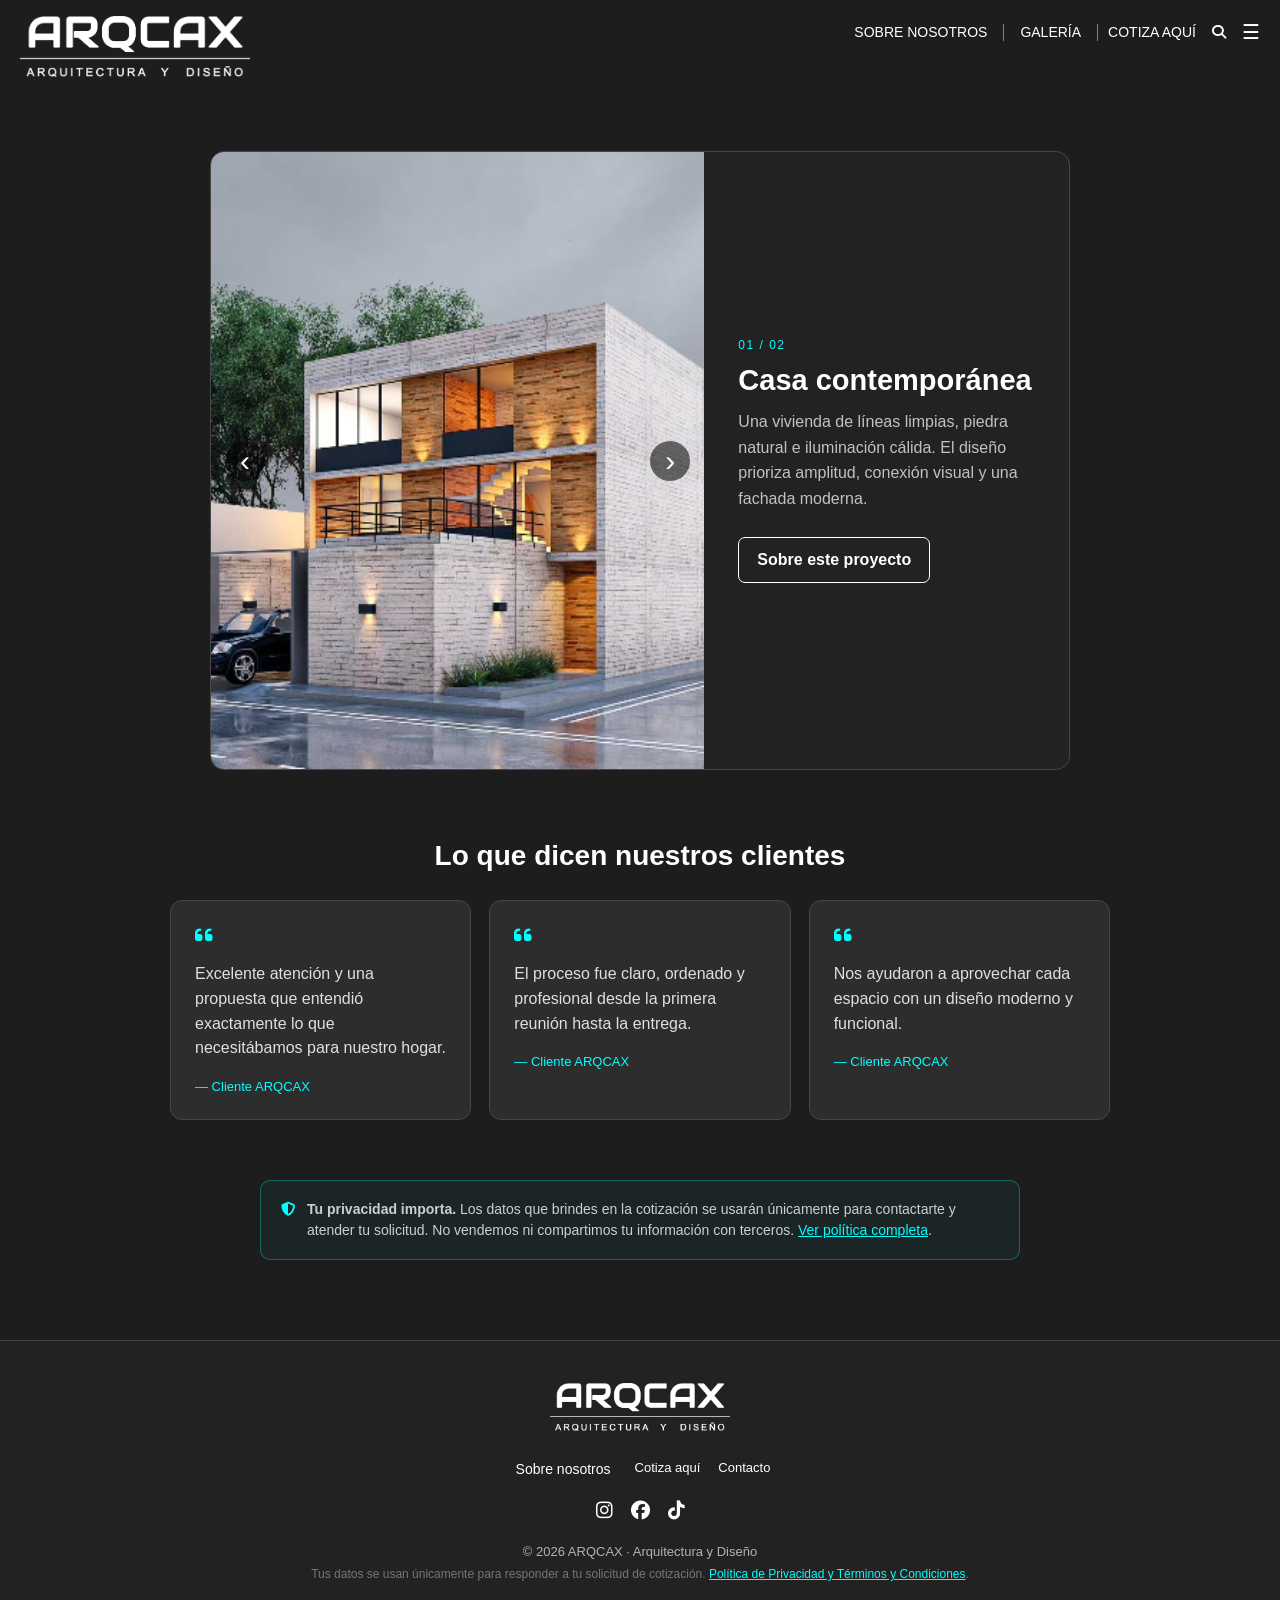
<file: index.html>
<!DOCTYPE html>
<html lang="es">
<head>
    <meta charset="UTF-8">
    <meta name="viewport" content="width=device-width, initial-scale=1.0">
    <meta name="referrer" content="strict-origin-when-cross-origin">
    <meta http-equiv="Content-Security-Policy" content="default-src 'self'; img-src 'self' data:; style-src 'self' 'unsafe-inline' https://cdnjs.cloudflare.com; font-src 'self' https://cdnjs.cloudflare.com; script-src 'self' 'unsafe-inline'; connect-src 'self'; object-src 'none'; base-uri 'self'; form-action 'self'; frame-ancestors 'none'; upgrade-insecure-requests">
    <title>ARQCAX</title>
    <link rel="stylesheet" href="arqcax.css">
    <link rel="stylesheet" href="https://cdnjs.cloudflare.com/ajax/libs/font-awesome/6.5.0/css/all.min.css">
    <link rel="icon" type="image/png" href="logo-arqcax.png">
    <style>
        /* Mini ventana de avisos, igual que en cotiza.html */
        .aviso-overlay {
            display: none;
            position: fixed;
            top: 0; left: 0; right: 0; bottom: 0;
            background: rgba(0,0,0,0.6);
            z-index: 9999;
            align-items: center;
            justify-content: center;
            padding: 20px;
            box-sizing: border-box;
        }

        .aviso-overlay.activo {
            display: flex;
        }

        .aviso-caja {
            background: rgb(35, 35, 35);
            border: 1px solid rgba(255,255,255,0.12);
            border-radius: 14px;
            padding: 28px 26px;
            max-width: 360px;
            width: 100%;
            text-align: center;
            font-family: Arial, sans-serif;
            animation: avisoEntrada 0.3s cubic-bezier(0.22, 1, 0.36, 1) both;
        }

        @keyframes avisoEntrada {
            from { opacity: 0; transform: translateY(-18px); }
            to { opacity: 1; transform: translateY(0); }
        }

        .aviso-icono {
            font-size: 34px;
            margin-bottom: 10px;
        }

        .aviso-mensaje {
            color: white;
            font-size: 15px;
            line-height: 1.5;
            margin-bottom: 20px;
        }

        .aviso-btn {
            background: aqua;
            color: #111;
            border: none;
            border-radius: 8px;
            font-weight: bold;
            font-size: 14px;
            padding: 10px 26px;
            cursor: pointer;
            letter-spacing: 0.5px;
            transition: transform 0.2s;
        }

        .aviso-btn:hover {
            transform: translateY(-2px);
        }

        /* Enlaces nuevos: política de privacidad (arqcax.css no se modificó porque no se compartió) */
        .privacidad a,
        .footer-privacidad a {
            color: aqua;
            text-decoration: underline;
        }
    </style>
</head>
<body>
    <div class="aviso-overlay" id="aviso-overlay">
        <div class="aviso-caja">
            <div class="aviso-icono" id="aviso-icono">⚠️</div>
            <div class="aviso-mensaje" id="aviso-mensaje"></div>
            <button class="aviso-btn" onclick="cerrarAviso()">Aceptar</button>
        </div>
    </div>

    <script>
        function mostrarAviso(mensaje, icono) {
            document.getElementById("aviso-mensaje").textContent = mensaje;
            document.getElementById("aviso-icono").textContent = icono || "⚠️";
            document.getElementById("aviso-overlay").classList.add("activo");
        }

        function cerrarAviso() {
            document.getElementById("aviso-overlay").classList.remove("activo");
        }

        function mostrarProximamente() {
            mostrarAviso("Estamos haciendo los planos de esta página.", "🛠️");
        }

        // Evita que la web se muestre embebida (clickjacking) en páginas de terceros.
        if (window.self !== window.top) {
            try { window.top.location = window.location.href; } catch (e) { document.documentElement.innerHTML = ""; }
        }
    </script>
    <a class="logo" href="index.html" aria-label="Inicio ARQCAX">
        <img src="LOGO.png" alt="ARQCAX Arquitectura y Diseño">
    </a>

    <main>
        <section id="galeria-proyectos" class="galeria-proyecto revelar" aria-label="Galería de proyectos">
            <div class="carrusel">
                <img id="imagen-proyecto" src="proyecto-casa-moderna.png" alt="Casa moderna diseñada por ARQCAX">
                <button class="flecha flecha-izquierda" type="button" onclick="cambiarProyecto(-1)" aria-label="Imagen anterior">‹</button>
                <button class="flecha flecha-derecha" type="button" onclick="cambiarProyecto(1)" aria-label="Imagen siguiente">›</button>
            </div>
            <div class="info-proyecto">
                <span id="numero-proyecto">01 / 02</span>
                <h1 id="titulo-proyecto">Casa contemporánea</h1>
                <p id="descripcion-proyecto">Una vivienda de líneas limpias, piedra natural e iluminación cálida. El diseño prioriza amplitud, conexión visual y una fachada moderna.</p>
                <a href="#sobre-este-proyecto" class="btn-proyecto">Sobre este proyecto</a>
            </div>
        </section>

        <section id="sobre-nosotros" class="seccion-testimonios revelar">
            <h1>Lo que dicen nuestros clientes</h1>
            <div class="testimonios">
                <article class="testimonio">
                    <i class="fas fa-quote-left"></i>
                    <p>Excelente atención y una propuesta que entendió exactamente lo que necesitábamos para nuestro hogar.</p>
                    <span>— Cliente ARQCAX</span>
                </article>
                <article class="testimonio">
                    <i class="fas fa-quote-left"></i>
                    <p>El proceso fue claro, ordenado y profesional desde la primera reunión hasta la entrega.</p>
                    <span>— Cliente ARQCAX</span>
                </article>
                <article class="testimonio">
                    <i class="fas fa-quote-left"></i>
                    <p>Nos ayudaron a aprovechar cada espacio con un diseño moderno y funcional.</p>
                    <span>— Cliente ARQCAX</span>
                </article>
            </div>
        </section>

        <section class="privacidad revelar">
            <i class="fas fa-shield-alt"></i>
            <p><strong>Tu privacidad importa.</strong> Los datos que brindes en la cotización se usarán únicamente para contactarte y atender tu solicitud. No vendemos ni compartimos tu información con terceros. <a href="privacidad.html">Ver política completa</a>.</p>
        </section>
    </main>

    <div class="contenedor">
        <button class="btn" type="button" onclick="mostrarProximamente()">SOBRE NOSOTROS</button>
        <span class="separador-nav" aria-hidden="true"></span>
        <button class="btn" type="button" onclick="mostrarProximamente()">GALERÍA</button>
        <span class="separador-nav" aria-hidden="true"></span>
        <a class="btn" href="cotiza.html">COTIZA AQUÍ</a>
        <button class="btn btn-buscar" type="button" onclick="toggleBuscador()" aria-label="Abrir buscador"><i class="fas fa-search"></i></button>
        <button class="btn btn-menu" type="button" onclick="toggleMenu()" aria-label="Abrir menú">☰</button>
    </div>

    <div id="buscador" class="buscador" role="dialog" aria-label="Buscar en la página">
        <form onsubmit="buscarEnPagina(event)">
            <input id="texto-busqueda" type="search" placeholder="Buscar en ARQCAX" autocomplete="off" maxlength="80">
            <button type="submit" aria-label="Buscar"><i class="fas fa-search"></i></button>
            <button type="button" onclick="toggleBuscador()" aria-label="Cerrar buscador">✕</button>
        </form>
    </div>

    <nav id="menu" class="menu-lateral" aria-label="Menú principal">
        <button class="btn btn-cerrar" type="button" onclick="toggleMenu()" aria-label="Cerrar menú">✕</button>
        <button class="btn" type="button" onclick="mostrarProximamente()">Servicios</button>
        <button class="btn contacto-menu" type="button" onclick="toggleContacto()">Contacto</button>
        <a id="numero-contacto" class="numero-contacto" href="https://wa.me/51968255952" target="_blank" rel="noopener noreferrer"><i class="fab fa-whatsapp"></i> +51 968 255 952</a>
        <hr>
        <a class="btn" href="https://www.instagram.com/arqcax/" target="_blank" rel="noopener noreferrer"><i class="fab fa-instagram"></i> Instagram</a>
        <a class="btn" href="https://www.facebook.com/Arqcax" target="_blank" rel="noopener noreferrer"><i class="fab fa-facebook"></i> Facebook</a>
        <a class="btn" href="https://www.tiktok.com/@arqcax" target="_blank" rel="noopener noreferrer"><i class="fab fa-tiktok"></i> TikTok</a>
    </nav>

    <footer>
        <img src="LOGO.png" alt="ARQCAX Arquitectura y Diseño">
        <div class="footer-enlaces">
            <button class="btn" type="button" onclick="mostrarProximamente()">Sobre nosotros</button>
            <a href="cotiza.html">Cotiza aquí</a>
            <a href="https://wa.me/51968255952" target="_blank" rel="noopener noreferrer">Contacto</a>
        </div>
        <div class="footer-redes">
            <a href="https://www.instagram.com/arqcax/" target="_blank" rel="noopener noreferrer" aria-label="Instagram"><i class="fab fa-instagram"></i></a>
            <a href="https://www.facebook.com/Arqcax" target="_blank" rel="noopener noreferrer" aria-label="Facebook"><i class="fab fa-facebook"></i></a>
            <a href="https://www.tiktok.com/@arqcax" target="_blank" rel="noopener noreferrer" aria-label="TikTok"><i class="fab fa-tiktok"></i></a>
        </div>
        <p>© 2026 ARQCAX · Arquitectura y Diseño</p>
        <p class="footer-privacidad">Tus datos se usan únicamente para responder a tu solicitud de cotización. <a href="privacidad.html">Política de Privacidad y Términos y Condiciones</a>.</p>
    </footer>

    <script>
        function toggleMenu() {
            document.getElementById("menu").classList.toggle("activo");
        }

        function toggleContacto() {
            document.getElementById("numero-contacto").classList.toggle("activo");
        }

        const proyectos = [
            {
                imagen: "proyecto-casa-moderna.png",
                alt: "Casa contemporánea diseñada por ARQCAX",
                titulo: "Casa contemporánea",
                descripcion: "Una vivienda de líneas limpias, piedra natural e iluminación cálida. El diseño prioriza amplitud, conexión visual y una fachada moderna."
            },
            {
                imagen: "proyecto-fachada-moderna.png",
                alt: "Fachada moderna diseñada por ARQCAX",
                titulo: "Fachada urbana",
                descripcion: "Una propuesta sobria y funcional que combina ladrillo, metal y vegetación para crear una entrada cálida y contemporánea."
            }
        ];
        let proyectoActual = 0;

        function cambiarProyecto(direccion) {
            proyectoActual = (proyectoActual + direccion + proyectos.length) % proyectos.length;
            const proyecto = proyectos[proyectoActual];
            const imagen = document.getElementById("imagen-proyecto");
            imagen.classList.remove("cambiar");
            void imagen.offsetWidth;
            imagen.src = proyecto.imagen;
            imagen.alt = proyecto.alt;
            imagen.classList.add("cambiar");
            document.getElementById("numero-proyecto").textContent = `0${proyectoActual + 1} / 0${proyectos.length}`;
            document.getElementById("titulo-proyecto").textContent = proyecto.titulo;
            document.getElementById("descripcion-proyecto").textContent = proyecto.descripcion;
        }

        function toggleBuscador() {
            const buscador = document.getElementById("buscador");
            buscador.classList.toggle("activo");
            if (buscador.classList.contains("activo")) document.getElementById("texto-busqueda").focus();
        }

        function buscarEnPagina(evento) {
            evento.preventDefault();
            const termino = document.getElementById("texto-busqueda").value.trim();
            if (termino) window.find(termino, false, false, true, false, false, false);
        }

        setInterval(() => cambiarProyecto(1), 10000);

        const elementosEntrada = document.querySelectorAll(".revelar, footer");
        const observadorEntrada = new IntersectionObserver((entradas) => {
            entradas.forEach((entrada) => {
                if (entrada.isIntersecting) {
                    entrada.target.classList.add("visible");
                    observadorEntrada.unobserve(entrada.target);
                }
            });
        }, { threshold: 0.14 });
        elementosEntrada.forEach((elemento) => observadorEntrada.observe(elemento));
    </script>
</body>
</html>
</file>
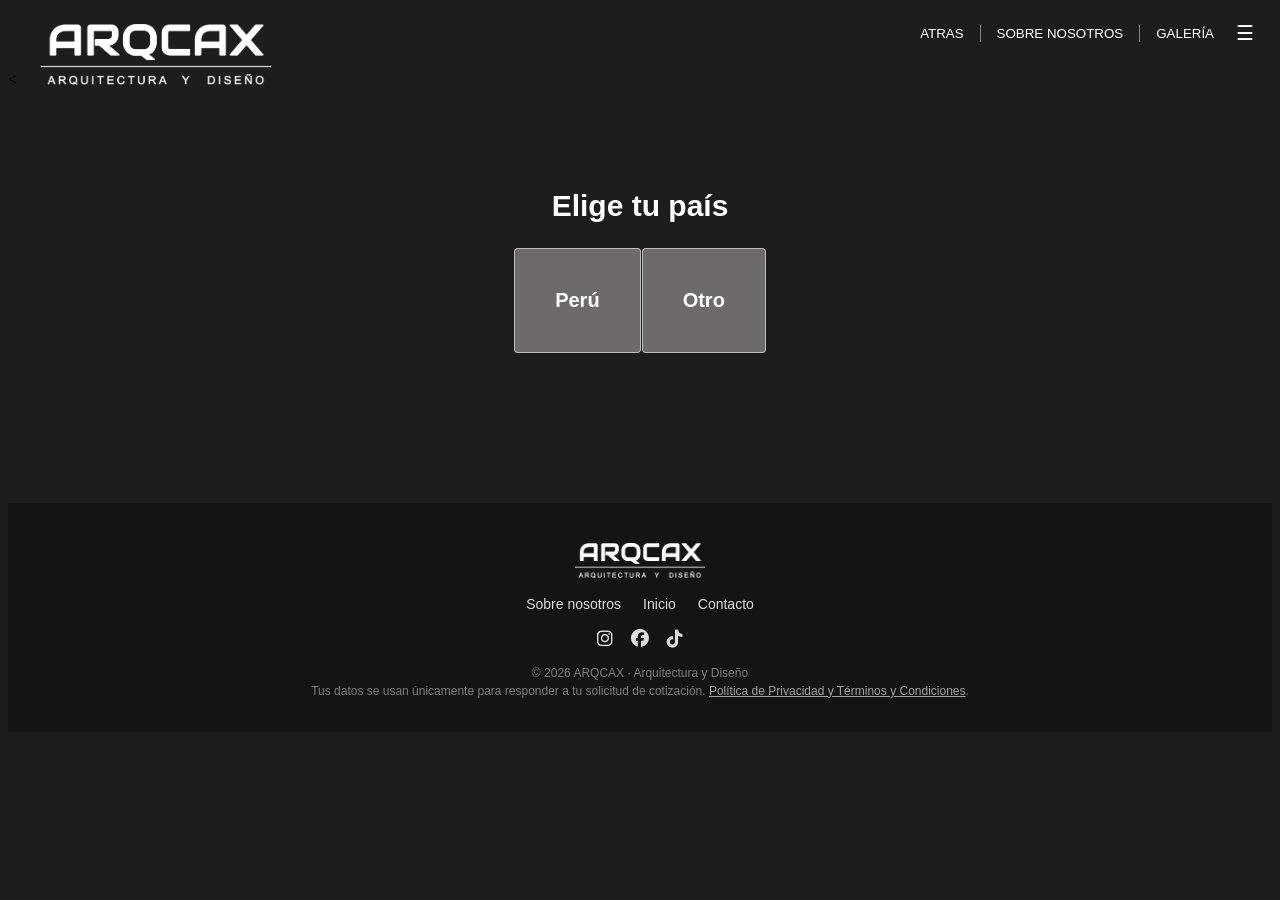
<file: cotiza.html>
<<!DOCTYPE html>
<html lang="es">
<head>
    <title>Cotiza tu proyecto</title>
    <meta name="viewport" content="width=device-width, initial-scale=1.0">
    <meta name="referrer" content="strict-origin-when-cross-origin">
    <meta http-equiv="Content-Security-Policy" content="default-src 'self'; img-src 'self' data:; style-src 'self' 'unsafe-inline' https://cdnjs.cloudflare.com; font-src 'self' https://cdnjs.cloudflare.com; script-src 'self' 'unsafe-inline' https://script.google.com https://script.googleusercontent.com; connect-src 'self' https://script.google.com https://script.googleusercontent.com; object-src 'none'; base-uri 'self'; form-action 'self'; frame-ancestors 'none'; upgrade-insecure-requests">
    <link rel="stylesheet" href="cotiza.css">
    <link rel="stylesheet" href="https://cdnjs.cloudflare.com/ajax/libs/font-awesome/6.5.0/css/all.min.css">
    <link rel="icon" type="image/png" href="logo-arqcax.png">
    <style>
        .formulario-wrapper {
            display: flex;
            justify-content: center;
            margin-top: 30px;
            padding: 0 20px 60px;
        }

        .formulario {
            display: none;
            flex-direction: column;
            gap: 16px;
            background: rgba(255,255,255,0.04);
            border: 1px solid rgba(255,255,255,0.1);
            border-radius: 16px;
            padding: 36px 32px;
            width: 100%;
            max-width: 480px;
            animation: slideDown 0.4s cubic-bezier(0.22, 1, 0.36, 1) both;
        }

        .formulario.activo {
            display: flex;
        }

        @keyframes slideDown {
            from { opacity: 0; transform: translateY(-18px); }
            to   { opacity: 1; transform: translateY(0); }
        }

        .formulario h3 {
            color: white;
            font-family: Arial, Helvetica, sans-serif;
            font-size: 20px;
            margin: 0 0 6px;
            letter-spacing: 0.5px;
        }

        .formulario label {
            color: white;
            font-family: Arial, sans-serif;
            font-size: 12px;
            letter-spacing: 0.8px;
            text-transform: uppercase;
            margin-bottom: -8px;
        }

        .formulario input,
        .formulario select {
            background: transparent;
            border: 1px solid rgba(255,255,255,0.15);
            border-radius: 8px;
            color: white;
            font-family: Arial, sans-serif;
            font-size: 15px;
            padding: 12px;
            outline: none;
            transition: border-color 0.25s, background 0.25s;
            width: 100%;
            box-sizing: border-box;
        }

        .formulario input::placeholder {
            color: rgba(255,255,255,0.25);
        }

        .formulario input:focus,
        .formulario select:focus {
            border-color: white;
            background: transparent;
        }

        .formulario select option {
            background: #1d1d1d;
            color: white;
        }

        .btn-enviar {
            margin-top: 8px;
            padding: 14px;
            background: aqua;
            color: #111;
            font-family: Arial, sans-serif;
            font-weight: bold;
            font-size: 15px;
            border: none;
            border-radius: 8px;
            cursor: pointer;
            letter-spacing: 1px;
            transition: transform 0.2s, box-shadow 0.2s;
        }

        .btn-enviar:hover {
            transform: translateY(-2px);
            box-shadow: 0 6px 24px rgba(0,255,255,0.3);
        }

        .btn-enviar:disabled {
            background: rgb(95, 95, 95);
            color: rgba(255,255,255,0.6);
            cursor: not-allowed;
            box-shadow: none;
            transform: none;
        }
        .bnt.seleccionado {
            background: rgb(0, 185, 185);
            color: #111;
        }

        /* Mini ventana de avisos, reemplaza al alert() nativo del navegador */
        .aviso-overlay {
            display: none;
            position: fixed;
            top: 0; left: 0; right: 0; bottom: 0;
            background: rgba(0,0,0,0.6);
            z-index: 9999;
            align-items: center;
            justify-content: center;
            padding: 20px;
            box-sizing: border-box;
        }

        .aviso-overlay.activo {
            display: flex;
        }

        .aviso-caja {
            background: rgb(35, 35, 35);
            border: 1px solid rgba(255,255,255,0.12);
            border-radius: 14px;
            padding: 28px 26px;
            max-width: 360px;
            width: 100%;
            text-align: center;
            font-family: Arial, sans-serif;
            animation: slideDown 0.3s cubic-bezier(0.22, 1, 0.36, 1) both;
        }

        .aviso-icono {
            font-size: 34px;
            margin-bottom: 10px;
        }

        .aviso-mensaje {
            color: white;
            font-size: 15px;
            line-height: 1.5;
            margin-bottom: 20px;
        }

        .aviso-btn {
            background: aqua;
            color: #111;
            border: none;
            border-radius: 8px;
            font-weight: bold;
            font-size: 14px;
            padding: 10px 26px;
            cursor: pointer;
            letter-spacing: 0.5px;
            transition: transform 0.2s;
        }

        .aviso-btn:hover {
            transform: translateY(-2px);
        }

        /* Botones de selección (Sí/No) para la inversión mínima */
        .opciones-inversion {
            display: flex;
            gap: 10px;
        }

        .opcion-inversion {
            flex: 1;
            background: rgb(55, 55, 55);
            border: none;
            border-radius: 8px;
            color: white;
            font-family: Arial, sans-serif;
            font-size: 14px;
            padding: 12px;
            cursor: pointer;
            transition: background 0.2s, color 0.2s;
        }

        .opcion-inversion:hover {
            background: rgb(0, 185, 185);
            color: #111;
        }

        .opcion-inversion.seleccionado {
            background: aqua;
            color: #111;
            font-weight: bold;
        }

        /* Quita las flechitas del campo numérico (terreno) en ambos formularios */
        .sin-flechas::-webkit-outer-spin-button,
        .sin-flechas::-webkit-inner-spin-button {
            -webkit-appearance: none;
            margin: 0;
        }

        .sin-flechas {
            -moz-appearance: textfield;
        }

        /* Footer (igual estilo que arqcax.html) */
        footer {
            background: rgb(20, 20, 20);
            color: rgba(255, 255, 255, 0.7);
            text-align: center;
            padding: 40px 20px 30px;
            margin-top: 60px;
            font-family: Arial, sans-serif;
        }

        footer img {
            width: 130px;
            height: auto;
            margin-bottom: 18px;
        }

        .footer-enlaces {
            display: flex;
            justify-content: center;
            flex-wrap: wrap;
            gap: 22px;
            margin-bottom: 18px;
        }

        .footer-enlaces a,
        .footer-enlaces button.btn {
            color: rgba(255, 255, 255, 0.85);
            text-decoration: none;
            font-size: 14px;
            background: none;
            border: none;
            cursor: pointer;
            font-family: Arial, sans-serif;
            padding: 0;
        }

        .footer-enlaces a:hover,
        .footer-enlaces button.btn:hover {
            color: aqua;
        }

        .footer-redes {
            display: flex;
            justify-content: center;
            gap: 18px;
            margin-bottom: 18px;
            font-size: 18px;
        }

        .footer-redes a {
            color: rgba(255, 255, 255, 0.85);
            transition: color 0.2s, transform 0.2s;
        }

        .footer-redes a:hover {
            color: aqua;
            transform: translateY(-2px);
        }

        footer p {
            font-size: 12px;
            margin: 4px 0;
            color: rgba(255, 255, 255, 0.45);
        }

        .footer-privacidad a {
            color: rgba(255, 255, 255, 0.6);
            text-decoration: underline;
        }

        .footer-privacidad a:hover {
            color: aqua;
        }
    </style>
</head>
<body>
    <div class="aviso-overlay" id="aviso-overlay">
        <div class="aviso-caja">
            <div class="aviso-icono" id="aviso-icono">⚠️</div>
            <div class="aviso-mensaje" id="aviso-mensaje"></div>
            <button class="aviso-btn" onclick="cerrarAviso()">Aceptar</button>
        </div>
    </div>

    <script>
        // Mini ventana de avisos (reemplaza al alert() nativo del navegador)
        function mostrarAviso(mensaje, icono) {
            document.getElementById("aviso-mensaje").textContent = mensaje;
            document.getElementById("aviso-icono").textContent = icono || "⚠️";
            document.getElementById("aviso-overlay").classList.add("activo");
        }

        function cerrarAviso() {
            document.getElementById("aviso-overlay").classList.remove("activo");
        }

        // Para secciones que todavía no existen en la página (Sobre nosotros, Servicios, Galería)
        function mostrarProximamente() {
            mostrarAviso("Estamos haciendo los planos de esta página.", "🛠️");
        }

        // Evita que la web se muestre embebida (clickjacking) en páginas de terceros.
        // La cabecera CSP "frame-ancestors" cumple la misma función a nivel de navegador,
        // pero solo funciona si se envía como encabezado HTTP real (no vía <meta>), así que
        // esta comprobación en JavaScript queda como segunda barrera independiente.
        if (window.self !== window.top) {
            try { window.top.location = window.location.href; } catch (e) { document.documentElement.innerHTML = ""; }
        }
    </script>
    <h1 onclick="window.location.href='index.html'" aria-label="Ir al inicio">
        <img src="LOGO.png" alt="ARQCAX Arquitectura y Diseño">
    </h1>

    <div>
        <h2>Elige tu país</h2>

        <div class="botones">
            <button class="bnt" id="btn-peru" onclick="mostrarFormulario('peru')">
                Perú
            </button>
            <button class="bnt" id="btn-otro" onclick="mostrarFormulario('otro')">
                Otro
            </button>
        </div>

        <div class="formulario-wrapper">

            <!-- Formulario PERÚ -->
            <div class="formulario" id="form-peru">
                <input class="campo-trampa" type="text" tabindex="-1" autocomplete="off" aria-hidden="true">
    <button class="btn-cerrar-formulario" onclick="cerrarFormulario()" style="
        align-self: flex-end;
        background: none;
        border: none;
        color: white;
        font-size: 20px;
        cursor: pointer;
        line-height: 1;
    ">✖</button>
    <h3><i class="fas fa-map-marker-alt" style="color: white;"></i> &nbsp;Cotiza tu proyecto en Perú</h3>

                <label>Nombre</label>
                <input type="text" id="peru-nombre" placeholder="Tu nombre" required maxlength="60">

                <label>Apellido</label>
                <input type="text" id="peru-apellido" placeholder="Tu apellido" required maxlength="60">

                <label>Correo electrónico</label>
                <input type="email" id="peru-correo" placeholder="correo@ejemplo.com" required maxlength="100">

                <label>
                   Número de WhatsApp
                </label>
                <div style="display: flex; gap: 8px;">
                    <input type="text" value="+51" style="width: 60px; text-align: center;" readonly>
                    <input type="tel" id="peru-celular" placeholder="987 654 321" required style="flex: 1;" maxlength="9" inputmode="numeric" pattern="[0-9]*" oninput="this.value = this.value.replace(/[^0-9]/g, '')">
                </div>

                <label>¿Cuánto mide tu terreno y cuantos pisos piensas construir? (largo x ancho)</label>
                <input type="text" id="peru-terreno" placeholder="Ej: 8 x 20, 2 pisos más azotea" required maxlength="100">

                <label>Departamento / Región</label>
                <select id="peru-departamento" required>
                    <option value="" disabled selected>Selecciona tu departamento</option>
                    <option>Amazonas</option>
                    <option>Áncash</option>
                    <option>Apurímac</option>
                    <option>Arequipa</option>
                    <option>Ayacucho</option>
                    <option>Cajamarca</option>
                    <option>Callao</option>
                    <option>Cusco</option>
                    <option>Huancavelica</option>
                    <option>Huánuco</option>
                    <option>Ica</option>
                    <option>Junín</option>
                    <option>La Libertad</option>
                    <option>Lambayeque</option>
                    <option>Lima</option>
                    <option>Loreto</option>
                    <option>Madre de Dios</option>
                    <option>Moquegua</option>
                    <option>Pasco</option>
                    <option>Piura</option>
                    <option>Puno</option>
                    <option>San Martín</option>
                    <option>Tacna</option>
                    <option>Tumbes</option>
                    <option>Ucayali</option>
                </select>

                <label>Lugar / Distrito</label>
                <input type="text" id="peru-distrito" placeholder="Comas, Lima" maxlength="100">

                <label>¿Tienes una inversión mínima de 1800 soles?</label>
                <div class="opciones-inversion" id="inversion-peru">
                    <button type="button" class="opcion-inversion" data-valor="Sí" onclick="seleccionarInversion(this)">Sí</button>
                    <button type="button" class="opcion-inversion" data-valor="No" onclick="seleccionarInversion(this)">No</button>
                </div>

                <label>Selecciona una fecha para una reunión</label>
<div id="calendario-peru" class="calendario"></div>


<label>Selecciona un horario</label>
<div id="horarios-peru" class="horarios" style="display:none;"></div>

                <button class="btn-enviar" type="button" onclick="enviarCotizacionPeru(this)">Enviar →</button>
            </div>

            <!-- Formulario OTRO PAÍS -->
            <div class="formulario" id="form-otro">
                <input class="campo-trampa" type="text" tabindex="-1" autocomplete="off" aria-hidden="true">
    <button class="btn-cerrar-formulario" onclick="cerrarFormulario()" style="
        align-self: flex-end;
        background: none;
        border: none;
        color: white;
        font-size: 20px;
        cursor: pointer;
        line-height: 1;
    ">✖</button>
   <h3><i class="fas fa-globe" style="color: white;"></i> &nbsp;Cotiza tu anteproyecto internacional</h3>

                <label>Nombre</label>
                <input type="text" id="otro-nombre" placeholder="Tu nombre" required maxlength="60">

                <label>Apellido</label>
                <input type="text" id="otro-apellido" placeholder="Tu apellido" required maxlength="60">

                <label>Correo electrónico</label>
                <input type="email" id="otro-correo" placeholder="correo@ejemplo.com" required maxlength="100">

                <label>¿Cuánto mide tu terreno y cuantos pisos piensas construir? (largo x ancho)</label>
                <input type="text" id="otro-terreno" placeholder="Ej: 8 x 20, 2 pisos más azotea" maxlength="100">

                <label>País</label>
<select id="select-pais" onchange="actualizarCodigo()">
    <option value="" disabled selected>Selecciona tu país</option>
    <option value="+54">Argentina</option>
    <option value="+591">Bolivia</option>
    <option value="+55">Brasil</option>
    <option value="+56">Chile</option>
    <option value="+57">Colombia</option>
    <option value="+506">Costa Rica</option>
    <option value="+53">Cuba</option>
    <option value="+593">Ecuador</option>
    <option value="+503">El Salvador</option><option value="+502">Guatemala</option>
    <option value="+504">Honduras</option>
    <option value="+52">México</option>
    <option value="+505">Nicaragua</option>
    <option value="+507">Panamá</option>
    <option value="+595">Paraguay</option>
    <option value="+1">República Dominicana</option>
    <option value="+598">Uruguay</option>
    <option value="+58">Venezuela</option>
</select>

<label>Número de WhatsApp</label>
<div style="display: flex; gap: 8px;">
    <input type="text" id="codigo-pais" value="" placeholder="+00" style="width: 70px; text-align: center;" readonly>
    <input type="tel" id="otro-celular" placeholder="987 654 321" required style="flex: 1;" inputmode="numeric" pattern="[0-9]*" oninput="this.value = this.value.replace(/[^0-9]/g, '')">
</div>

<label>¿Tienes una inversión mínima de 300 USD?</label>
<div class="opciones-inversion" id="inversion-otro">
    <button type="button" class="opcion-inversion" data-valor="Sí" onclick="seleccionarInversion(this)">Sí</button>
    <button type="button" class="opcion-inversion" data-valor="No" onclick="seleccionarInversion(this)">No</button>
</div>

<label>Selecciona una fecha para una reunión</label>
<div id="calendario-otro" class="calendario"></div>

<label>Selecciona un horario</label>
<div id="horarios-otro" class="horarios" style="display:none;"></div>

<button class="btn-enviar" type="button" onclick="enviarCotizacionOtro(this)">Enviar →</button>
            </div>

        </div>
    </div>

    <!-- Barra superior fija -->
    <div class="contenedor">
        <button class="btn" onclick="window.location.href='index.html'">
            ATRAS
        </button>
        <span class="separador-nav" aria-hidden="true"></span>
        <button class="btn" onclick="mostrarProximamente()">SOBRE NOSOTROS</button>
        <span class="separador-nav" aria-hidden="true"></span>
        <button class="btn" onclick="mostrarProximamente()">GALERÍA</button>
        <div class="top-derecha">
            <button class="btn btn-menu" onclick="toggleMenu()">☰</button>
        </div>
        <div id="menu" class="menu-lateral">
            <button class="btn btn-cerrar" onclick="toggleMenu()">✖</button>
            <button class="btn" type="button" onclick="mostrarProximamente()">Servicios</button>
            <button class="btn contacto-menu" type="button" onclick="toggleContacto()">Contacto</button>
            <a id="numero-contacto" class="numero-contacto" href="https://wa.me/51968255952" target="_blank" rel="noopener noreferrer"><i class="fab fa-whatsapp"></i> +51 968 255 952</a>
            <hr>
            <div>
                <a href="https://www.instagram.com/arqcax/" class="btn" target="_blank" rel="noopener noreferrer"><i class="fab fa-instagram"></i> Instagram</a>
                <a href="https://www.facebook.com/Arqcax" class="btn" target="_blank" rel="noopener noreferrer"><i class="fab fa-facebook"></i> Facebook</a>
                <a href="https://www.tiktok.com/@arqcax" class="btn" target="_blank" rel="noopener noreferrer"><i class="fab fa-tiktok"></i> TikTok</a>
            </div>
        </div>
    </div>

    <footer>
        <img src="LOGO.png" alt="ARQCAX Arquitectura y Diseño">
        <div class="footer-enlaces">
            <button class="btn" type="button" onclick="mostrarProximamente()">Sobre nosotros</button>
            <a href="index.html">Inicio</a>
            <a href="https://wa.me/51968255952" target="_blank" rel="noopener noreferrer">Contacto</a>
        </div>
        <div class="footer-redes">
            <a href="https://www.instagram.com/arqcax/" target="_blank" rel="noopener noreferrer" aria-label="Instagram"><i class="fab fa-instagram"></i></a>
            <a href="https://www.facebook.com/Arqcax" target="_blank" rel="noopener noreferrer" aria-label="Facebook"><i class="fab fa-facebook"></i></a>
            <a href="https://www.tiktok.com/@arqcax" target="_blank" rel="noopener noreferrer" aria-label="TikTok"><i class="fab fa-tiktok"></i></a>
        </div>
        <p>© 2026 ARQCAX · Arquitectura y Diseño</p>
        <p class="footer-privacidad">Tus datos se usan únicamente para responder a tu solicitud de cotización. <a href="privacidad.html">Política de Privacidad y Términos y Condiciones</a>.</p>
    </footer>

    <script>
        function toggleMenu() {
            document.getElementById("menu").classList.toggle("activo");
        }

        function toggleContacto() {
            document.getElementById("numero-contacto").classList.toggle("activo");
        }

        function actualizarCodigo() {
    const select = document.getElementById("select-pais");
    const codigo = document.getElementById("codigo-pais");
    codigo.value = select.value;
}

        // Selección tipo botón (Sí/No) para la inversión mínima
        function seleccionarInversion(btn) {
            btn.parentElement.querySelectorAll(".opcion-inversion").forEach(b => b.classList.remove("seleccionado"));
            btn.classList.add("seleccionado");

            const botonEnviar = btn.closest(".formulario").querySelector(".btn-enviar");
            const noCumpleInversion = btn.dataset.valor === "No";
            botonEnviar.disabled = noCumpleInversion;
            botonEnviar.title = noCumpleInversion ? "No es posible enviar una cotización sin la inversión mínima." : "";

            if (noCumpleInversion) {
                mostrarAviso("Aún no cuentas con el dinero mínimo para trabajar con nosotros.", "😔");
            }
        }

        // --- Seguridad: saneamiento de datos antes de enviarlos ---

        // Evita inyección de fórmulas en Google Sheets/Excel (un valor que empiece con
        // =, +, -, @ puede ejecutarse como fórmula al abrirse en la hoja de cálculo)
        // y elimina etiquetas HTML para prevenir inyección de scripts.
        function sanitizarTexto(valor) {
            if (!valor) return "";
            let limpio = valor.trim().replace(/[<>]/g, "");
            if (/^[=+\-@\t\r]/.test(limpio)) {
                limpio = " " + limpio;
            }
            return limpio.slice(0, 150);
        }

        function correoValido(correo) {
            return /^[^\s@]+@[^\s@]+\.[^\s@]+$/.test(correo);
        }

        // "Trampa de tiempo": un humano tarda al menos un par de segundos en llenar el
        // formulario; un bot automatizado normalmente lo envía casi instantáneamente.
        const tiempoApertura = {};
        function registrarAperturaFormulario(idFormulario) {
            tiempoApertura[idFormulario] = Date.now();
        }
        function envioSospechosamenteRapido(idFormulario, minimoMs = 2500) {
            const inicio = tiempoApertura[idFormulario];
            return !inicio || (Date.now() - inicio) < minimoMs;
        }

        function cerrarFormulario() {
    const formPeruAbierto = document.getElementById("form-peru").classList.contains("activo");
    const formOtroAbierto = document.getElementById("form-otro").classList.contains("activo");

    // Si se cancela sin enviar, libera la hora que tenía reservada para el otro formulario
    if (formPeruAbierto) { delete reservasTemporales["horarios-peru"]; actualizarHorariosVisibles("horarios-peru"); }
    if (formOtroAbierto) { delete reservasTemporales["horarios-otro"]; actualizarHorariosVisibles("horarios-otro"); }

    document.getElementById("form-peru").classList.remove("activo");
    document.getElementById("form-otro").classList.remove("activo");
    document.getElementById("btn-peru").classList.remove("seleccionado");
    document.getElementById("btn-otro").classList.remove("seleccionado");
}

        function mostrarFormulario(tipo) {
            const formPeru = document.getElementById("form-peru");
            const formOtro = document.getElementById("form-otro");
            const btnPeru  = document.getElementById("btn-peru");
            const btnOtro  = document.getElementById("btn-otro");

            formPeru.classList.remove("activo");
            formOtro.classList.remove("activo");
            btnPeru.classList.remove("seleccionado");
            btnOtro.classList.remove("seleccionado");

            if (tipo === "peru") {
                formPeru.style.animation = "none";
                formPeru.offsetHeight;
                formPeru.style.animation = "";
                formPeru.classList.add("activo");
                btnPeru.classList.add("seleccionado");
                registrarAperturaFormulario("form-peru");
            } else {
                formOtro.style.animation = "none";
                formOtro.offsetHeight;
                formOtro.style.animation = "";
                formOtro.classList.add("activo");
                btnOtro.classList.add("seleccionado");
                registrarAperturaFormulario("form-otro");
            }
        }

        const meses = ["Enero","Febrero","Marzo","Abril","Mayo","Junio","Julio","Agosto","Septiembre","Octubre","Noviembre","Diciembre"];
const dias = ["Dom","Lun","Mar","Mié","Jue","Vie","Sáb"];

const horariosMañana = ["10:00 AM","11:00 AM","12:00 PM"];
const horariosTarde  = ["3:00 PM","4:00 PM","5:00 PM","6:00 PM"];
const reservasTemporales = {};

        const reservasConfirmadas = new Set();

function cargarReservas() {
    return new Promise((resolve, reject) => {
        const callback = "reservas_" + Date.now();
        const script = document.createElement("script");

        window[callback] = (respuesta) => {
            script.remove();
            delete window[callback];

            reservasConfirmadas.clear();
            (respuesta.reservas || []).forEach(reserva =>
                reservasConfirmadas.add(reserva)
            );

            ["horarios-peru", "horarios-otro"].forEach(id => {
                if (document.getElementById(id).dataset.fecha) {
                    renderHorarios(id);
                }
            });

            resolve();
        };

        script.onerror = () => reject(new Error("No se pudieron cargar las reservas."));
        script.src = GOOGLE_SCRIPT_URL + "?callback=" + callback + "&_=" + Date.now();
        document.head.appendChild(script);
    });
}

// Feriados nacionales del Perú 2026 (fuente: gob.pe). No se atiende en estas fechas.
// Nota: si el calendario avanza a otro año, los feriados de fecha móvil (Semana Santa)
// deben actualizarse manualmente.
const feriados = [
    "2026-01-01", // Año Nuevo
    "2026-04-02", // Jueves Santo
    "2026-04-03", // Viernes Santo
    "2026-05-01", // Día del Trabajo
    "2026-06-07", // Batalla de Arica y Día de la Bandera
    "2026-06-29", // San Pedro y San Pablo
    "2026-07-23", // Día de la Fuerza Aérea del Perú
    "2026-07-28", // Fiestas Patrias
    "2026-07-29", // Fiestas Patrias
    "2026-08-06", // Batalla de Junín
    "2026-08-30", // Santa Rosa de Lima
    "2026-10-01", // Fecha no disponible
    "2026-10-08", // Combate de Angamos
    "2026-11-01", // Día de Todos los Santos
    "2026-12-08", // Inmaculada Concepción
    "2026-12-09", // Batalla de Ayacucho
    "2026-12-25", // Navidad
];

// Fechas en las que solo se atiende en horario de mañana (no hay horarios de tarde)
const soloManana = ["2026-09-27", "2026-09-28", "2026-09-29", "2026-09-30"];

function esFechaDisponible(fechaISO, fecha, hoy) {
    const diaSemana = fecha.getDay();
    const esFinDeSemana = diaSemana === 0 || diaSemana === 6;
    const esPasado = fecha < new Date(hoy.getFullYear(), hoy.getMonth(), hoy.getDate());
    // Los fines de semana se permiten incluso si coinciden con un feriado.
    const esFeriado = !esFinDeSemana && feriados.includes(fechaISO);
    return !(esPasado || esFeriado);
}

function crearCalendario(idCalendario, idHorarios) {
    const hoy = new Date();
    let mes = hoy.getMonth();
    let anio = hoy.getFullYear();

    function render() {
        const contenedor = document.getElementById(idCalendario);
        contenedor.innerHTML = "";

        // Header
        const header = document.createElement("div");
        header.className = "calendario-header";
        header.innerHTML = `
            <button onclick="cambiarMes('${idCalendario}','${idHorarios}',-1)">‹</button>
            <span>${meses[mes]} ${anio}</span>
            <button onclick="cambiarMes('${idCalendario}','${idHorarios}',1)">›</button>
        `;
        contenedor.appendChild(header);

        // Nombres días
        dias.forEach(d => {
            const el = document.createElement("div");
            el.className = "dia-nombre";
            el.textContent = d;
            contenedor.appendChild(el);
        });

        // Primer día del mes
        const primerDia = new Date(anio, mes, 1).getDay();
        for (let i = 0; i < primerDia; i++) {
            const vacio = document.createElement("div");
            vacio.className = "dia vacio";
            contenedor.appendChild(vacio);
        }

        // Días del mes
        const totalDias = new Date(anio, mes + 1, 0).getDate();
        for (let d = 1; d <= totalDias; d++) {
            const fecha = new Date(anio, mes, d);
            const fechaISO = `${anio}-${String(mes + 1).padStart(2, "0")}-${String(d).padStart(2, "0")}`;
            const btn = document.createElement("button");
            btn.className = "dia";
            btn.textContent = d;

            if (!esFechaDisponible(fechaISO, fecha, hoy)) {
                btn.classList.add("deshabilitado");
                btn.disabled = true;
            } else {
                btn.onclick = () => seleccionarDia(btn, idHorarios, d, mes, anio);
            }

            contenedor.appendChild(btn);
        }

        // Guardar estado del mes y año en el contenedor
        contenedor.dataset.mes = mes;
        contenedor.dataset.anio = anio;
    }

    window[`cambiarMes_${idCalendario}`] = function(dir) {
        mes += dir;
        if (mes > 11) { mes = 0; anio++; }
        if (mes < 0)  { mes = 11; anio--; }
        render();
    };

    render();
}

function cambiarMes(idCalendario, idHorarios, dir) {
    const contenedor = document.getElementById(idCalendario);
    let mes = parseInt(contenedor.dataset.mes) + dir;
    let anio = parseInt(contenedor.dataset.anio);
    if (mes > 11) { mes = 0; anio++; }
    if (mes < 0)  { mes = 11; anio--; }
    contenedor.dataset.mes = mes;
    contenedor.dataset.anio = anio;

    // Re-render
    const hoy = new Date();
    contenedor.innerHTML = "";

    const header = document.createElement("div");
    header.className = "calendario-header";
    header.innerHTML = `
        <button onclick="cambiarMes('${idCalendario}','${idHorarios}',-1)">‹</button>
        <span>${meses[mes]} ${anio}</span>
        <button onclick="cambiarMes('${idCalendario}','${idHorarios}',1)">›</button>
    `;
    contenedor.appendChild(header);

    dias.forEach(d => {
        const el = document.createElement("div");
        el.className = "dia-nombre";
        el.textContent = d;
        contenedor.appendChild(el);
    });

    const primerDia = new Date(anio, mes, 1).getDay();
    for (let i = 0; i < primerDia; i++) {
        const vacio = document.createElement("div");
        vacio.className = "dia vacio";
        contenedor.appendChild(vacio);
    }

    const totalDias = new Date(anio, mes + 1, 0).getDate();
    for (let d = 1; d <= totalDias; d++) {
        const fecha = new Date(anio, mes, d);
        const fechaISO = `${anio}-${String(mes + 1).padStart(2, "0")}-${String(d).padStart(2, "0")}`;
        const btn = document.createElement("button");
        btn.className = "dia";
        btn.textContent = d;

        if (!esFechaDisponible(fechaISO, fecha, hoy)) {
            btn.classList.add("deshabilitado");
            btn.disabled = true;
        } else {
            btn.onclick = () => seleccionarDia(btn, idHorarios, d, mes, anio);
        }

        contenedor.appendChild(btn);
    }
}

// Evita que una misma hora se elija en Perú e Internacional para la misma fecha.
function seleccionarDia(btn, idHorarios, dia, mes, anio) {
    btn.closest(".calendario").querySelectorAll(".dia").forEach(b => b.classList.remove("seleccionado"));
    btn.classList.add("seleccionado");
    delete reservasTemporales[idHorarios];

    const fechaISO = `${anio}-${String(mes + 1).padStart(2, "0")}-${String(dia).padStart(2, "0")}`;
    const contenedor = document.getElementById(idHorarios);
    contenedor.dataset.fecha = fechaISO;
    renderHorarios(idHorarios);
    actualizarHorariosVisibles(idHorarios);
}

function esHoraPasadaHoy(fechaISO, hora) {
    const ahora = new Date();
    const hoyISO = `${ahora.getFullYear()}-${String(ahora.getMonth() + 1).padStart(2, "0")}-${String(ahora.getDate()).padStart(2, "0")}`;
    if (fechaISO !== hoyISO) return false;

    const [horaTexto, periodo] = hora.split(" ");
    let horaNumero = parseInt(horaTexto.split(":")[0], 10);
    if (periodo === "PM" && horaNumero !== 12) horaNumero += 12;
    if (periodo === "AM" && horaNumero === 12) horaNumero = 0;
    return horaNumero <= ahora.getHours();
}
function renderHorarios(idHorarios) {
    const contenedor = document.getElementById(idHorarios);
    const otraLista = idHorarios === "horarios-peru" ? "horarios-otro" : "horarios-peru";
    const fechaISO = contenedor.dataset.fecha;
    contenedor.style.display = "flex";
    contenedor.innerHTML = "";

    const horariosDelDia = soloManana.includes(fechaISO) ? horariosMañana : [...horariosMañana, ...horariosTarde];

    horariosDelDia.forEach(hora => {
        const clave = `${fechaISO}|${hora}`;
        const boton = document.createElement("button");
        const reservadoEnOtroFormulario = reservasTemporales[otraLista] === clave;
        const reservadoGlobalmente = reservasConfirmadas.has(clave);
        const horaPasada = esHoraPasadaHoy(fechaISO, hora);
        if (horaPasada && reservasTemporales[idHorarios] === clave) delete reservasTemporales[idHorarios];

        boton.className = "horario-btn";
        boton.textContent = hora;
        if (horaPasada || reservadoEnOtroFormulario || reservadoGlobalmente) {
            boton.classList.add("deshabilitado");
            boton.disabled = true;
            boton.title = horaPasada
                ? "Este horario ya pasó."
                : "Este horario ya está seleccionado en el otro formulario.";
        } else {
            boton.onclick = () => {
                reservasTemporales[idHorarios] = clave;
                renderHorarios(idHorarios);
                actualizarHorariosVisibles(idHorarios);
            };
        }
        if (reservasTemporales[idHorarios] === clave) boton.classList.add("seleccionado");
        contenedor.appendChild(boton);
    });
}
function actualizarHorariosVisibles(idModificado) {
    const otroId = idModificado === "horarios-peru" ? "horarios-otro" : "horarios-peru";
    const otro = document.getElementById(otroId);
    if (otro.dataset.fecha) renderHorarios(otroId);
}

// Iniciar calendarios
crearCalendario("calendario-peru", "horarios-peru");
crearCalendario("calendario-otro", "horarios-otro");

// Mantiene bloqueadas las horas que van venciendo mientras el formulario está abierto.
setInterval(() => {
    ["horarios-peru", "horarios-otro"].forEach(idHorarios => {
        if (document.getElementById(idHorarios).dataset.fecha) renderHorarios(idHorarios);
    });
}, 60000);
const GOOGLE_SCRIPT_URL = "https://script.google.com/macros/s/AKfycbwOdGeflQIVttg8Mxn06Rti6hpZ3zjRbaMriOOE6HklC1jH6eNAwnfBMuW34eUWZ15u/exec";
        cargarReservas().catch(() => {
    console.warn("No se cargaron las reservas.");
});

        setInterval(() => {
    cargarReservas().catch(() => {
        console.warn("No se pudieron actualizar las reservas.");
    });
}, 30000);

async function procesarEnvio(datos, boton) {
    const formulario = boton.closest(".formulario");
    const campoTrampa = formulario.querySelector(".campo-trampa");
    const ultimoEnvio = Number(localStorage.getItem("arqcax_ultimo_envio") || 0);

    // Los bots suelen llenar campos invisibles; las personas nunca los ven.
    if (campoTrampa.value) {
        mostrarAviso("No se pudo procesar el formulario. Recarga la página e inténtalo nuevamente.", "⚠️");
        return;
    }
    if (Date.now() - ultimoEnvio < 60000) {
        mostrarAviso("Por seguridad, espera un minuto antes de enviar otra cotización.", "⏳");
        return;
    }

    const textoOriginal = boton.textContent;
    boton.disabled = true;
    boton.textContent = "Enviando…";

    try {
        await fetch(GOOGLE_SCRIPT_URL, {
            method: "POST",
            mode: "no-cors",
           headers: {
    "Content-Type": "text/plain;charset=utf-8"
},
            body: JSON.stringify(datos)
        });

        if (datos.fechaISO && datos.horario) {
    reservasConfirmadas.add(`${datos.fechaISO}|${datos.horario}`);

    ["horarios-peru", "horarios-otro"].forEach(id => {
        if (document.getElementById(id).dataset.fecha) {
            renderHorarios(id);
        }
    });
}

        localStorage.setItem("arqcax_ultimo_envio", String(Date.now()));
        mostrarAviso("¡Tu cotización ha sido enviada con éxito! nuestro equipo se pondrá en contacto contigo.", "✅");
    } catch (error) {
        console.error("Error al enviar:", error);
        mostrarAviso("No se pudo enviar tu cotización. Revisa tu conexión e inténtalo nuevamente.", "❌");
    } finally {
        boton.disabled = false;
        boton.textContent = textoOriginal;
    }
}

        function terrenoValido(terreno) {
            return /\d/.test(terreno) && (terreno.match(/\d+(?:[.,]\d+)?/g) || [])
                .some(numero => Number(numero.replace(",", ".")) > 0);
        }
async function enviarCotizacionPeru(boton) {
    

    const nombre   = sanitizarTexto(document.getElementById("peru-nombre").value);
    const apellido = sanitizarTexto(document.getElementById("peru-apellido").value);
    const correo   = sanitizarTexto(document.getElementById("peru-correo").value);
    const celular  = document.getElementById("peru-celular").value.trim().replace(/\D/g, "").slice(0, 9);
    const terreno  = document.getElementById("peru-terreno").value.trim();
    const distrito = sanitizarTexto(document.getElementById("peru-distrito").value);

    const depto = document.getElementById("peru-departamento").value.trim();
    const inversion = document.querySelector("#inversion-peru .opcion-inversion.seleccionado")?.dataset.valor || "";

    const fecha   = document.querySelector("#calendario-peru .dia.seleccionado")?.textContent || "";
    const mesAnio = document.querySelector("#calendario-peru .calendario-header span")?.textContent || "";
    const horario = document.querySelector("#horarios-peru .horario-btn.seleccionado")?.textContent || "";
    const fechaISO = document.getElementById("horarios-peru").dataset.fecha || "";

    if (!nombre || !apellido || !correo || !celular || !terreno || !depto || !distrito) {
        mostrarAviso("Por favor completa todos los campos antes de enviar.", "⚠️");
        return;
    }
    if (!correoValido(correo)) {
        mostrarAviso("Por favor ingresa un correo electrónico válido.", "⚠️");
        return;
    }
    if (celular.length !== 9) {
        mostrarAviso("Por favor ingresa un número de celular válido (9 dígitos).", "⚠️");
        return;
    }
    if (!terrenoValido(terreno)) {
        mostrarAviso("Por favor ingresa un tamaño de terreno válido.", "⚠️");
        return;
    }
    if (!inversion) {
        mostrarAviso("Por favor responde si cuentas con la inversión mínima de 2500 soles.", "⚠️");
        return;
    }
    if (inversion === "No") {
        mostrarAviso("Aún no cuentas con el dinero mínimo para trabajar con nosotros.", "😔");
        return;
    }
    if (!fecha) {
        mostrarAviso("Por favor selecciona una fecha para la reunión.", "⚠️");
        return;
    }
    if (!horario) {
        mostrarAviso("Por favor selecciona un horario para la reunión.", "⚠️");
        return;
    }

await procesarEnvio({
    pais: "Perú", nombre, apellido, correo,
    celular: "(+51) " + celular, terreno, departamento: depto,
    distrito, inversion_minima: inversion,
    fecha: fecha + " " + mesAnio,
    fechaISO,
    horario
}, boton);
}

async function enviarCotizacionOtro(boton) {
    

    const nombre    = sanitizarTexto(document.getElementById("otro-nombre").value);
    const apellido  = sanitizarTexto(document.getElementById("otro-apellido").value);
    const correo    = sanitizarTexto(document.getElementById("otro-correo").value);
    const terreno   = document.getElementById("otro-terreno").value.trim();
    const pais      = sanitizarTexto(document.querySelector("#select-pais option:checked").text);
    const codigo    = document.getElementById("codigo-pais").value;
    const celular   = document.getElementById("otro-celular").value.trim().replace(/\D/g, "").slice(0, 15);
    const inversion = document.querySelector("#inversion-otro .opcion-inversion.seleccionado")?.dataset.valor || "";

    const fecha   = document.querySelector("#calendario-otro .dia.seleccionado")?.textContent || "";
    const mesAnio = document.querySelector("#calendario-otro .calendario-header span")?.textContent || "";
    const horario = document.querySelector("#horarios-otro .horario-btn.seleccionado")?.textContent || "";
    const fechaISO = document.getElementById("horarios-otro").dataset.fecha || "";

    if (!nombre || !apellido || !correo || !terreno) {
        mostrarAviso("Por favor completa todos los campos antes de enviar.", "⚠️");
        return;
    }
    if (!correoValido(correo)) {
        mostrarAviso("Por favor ingresa un correo electrónico válido.", "⚠️");
        return;
    }
    if (!terrenoValido(terreno)) {
        mostrarAviso("Por favor ingresa un tamaño de terreno válido.", "⚠️");
        return;
    }
    if (pais === "Selecciona tu país" || !codigo) {
        mostrarAviso("Por favor selecciona tu país.", "⚠️");
        return;
    }
    if (!celular) {
        mostrarAviso("Por favor ingresa tu número de celular.", "⚠️");
        return;
    }
    if (!inversion) {
        mostrarAviso("Por favor responde si cuentas con la inversión mínima de 450 USD.", "⚠️");
        return;
    }
    if (inversion === "No") {
        mostrarAviso("Aún no cuentas con el dinero mínimo para trabajar con nosotros.", "😔");
        return;
    }
    if (!fecha) {
        mostrarAviso("Por favor selecciona una fecha para la reunión.", "⚠️");
        return;
    }
    if (!horario) {
        mostrarAviso("Por favor selecciona un horario para la reunión.", "⚠️");
        return;
    }

await procesarEnvio({
    pais, nombre, apellido, correo,
    celular: "(" + codigo + ") " + celular, terreno,
    departamento: "",
    distrito: "",
    inversion_minima: inversion,
    fecha: fecha + " " + mesAnio,
    fechaISO,
    horario
}, boton);
}

    </script>
</body>
</html>
</file>
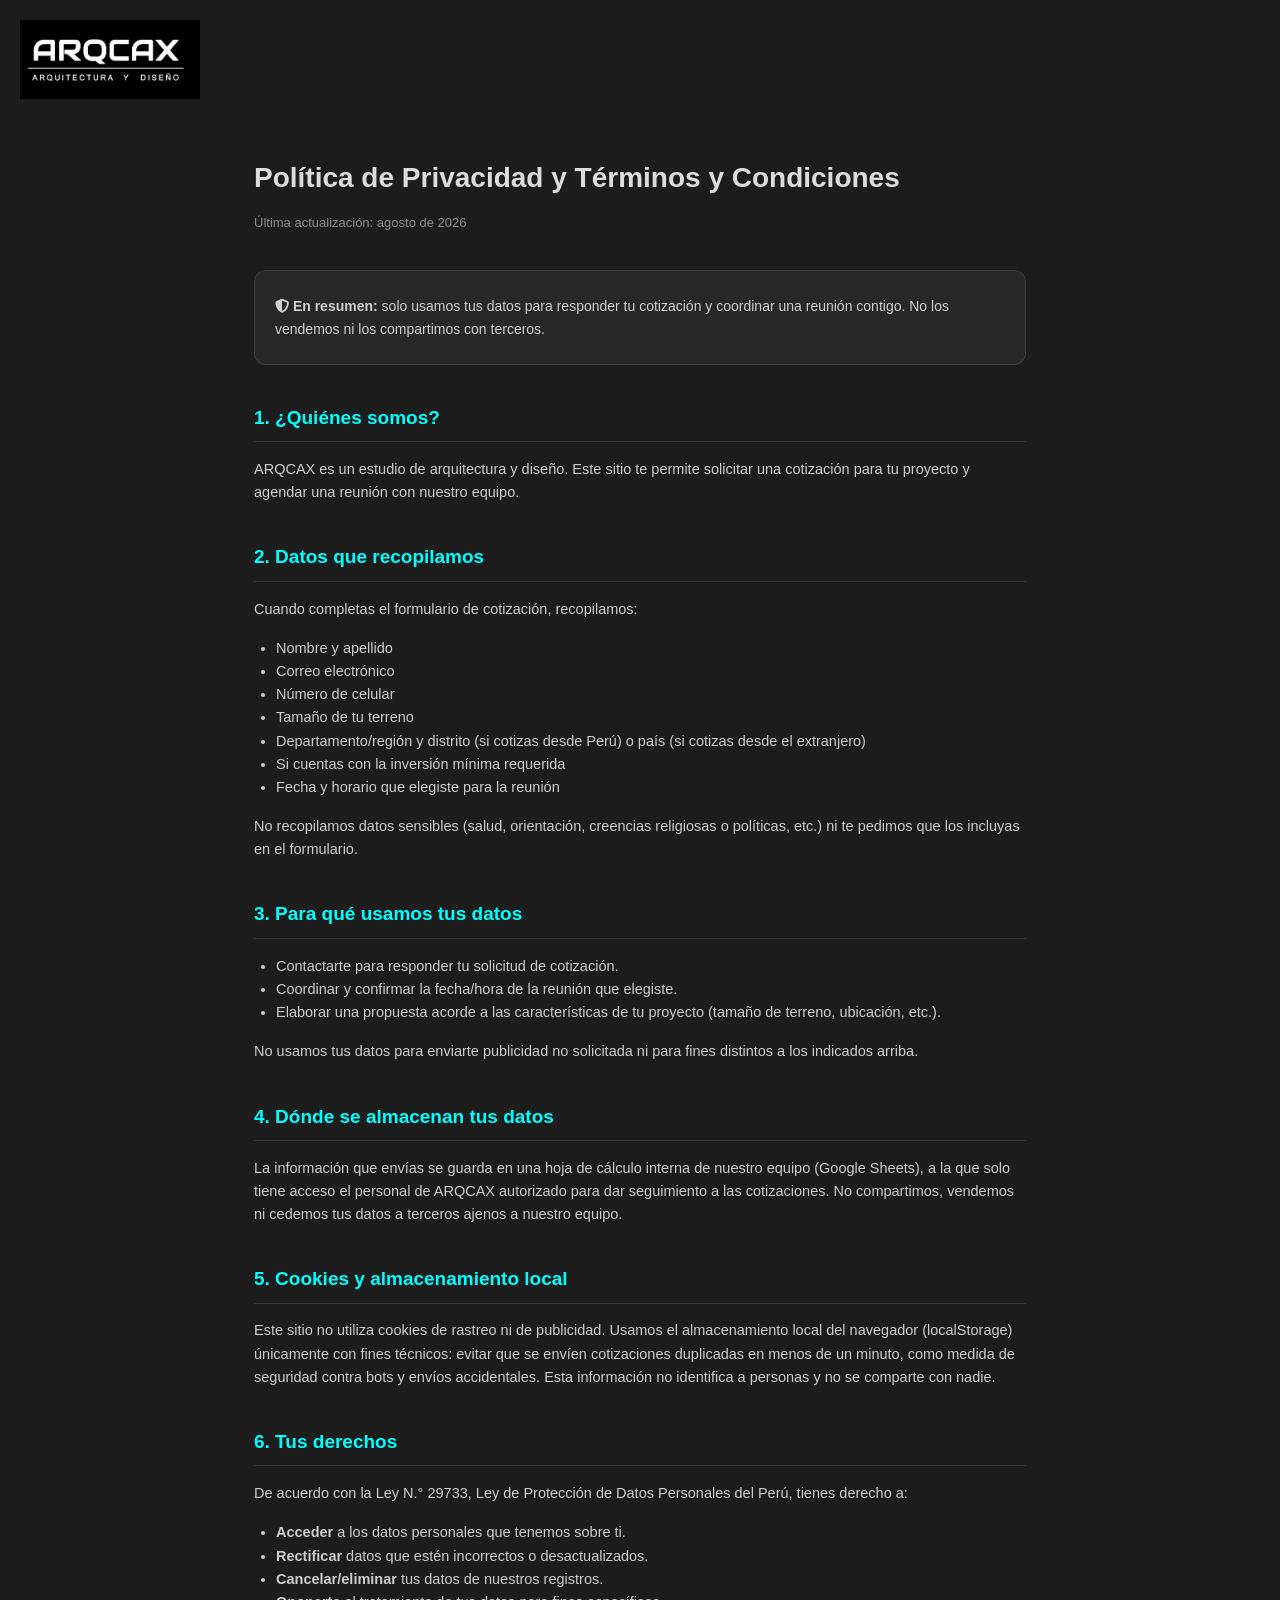
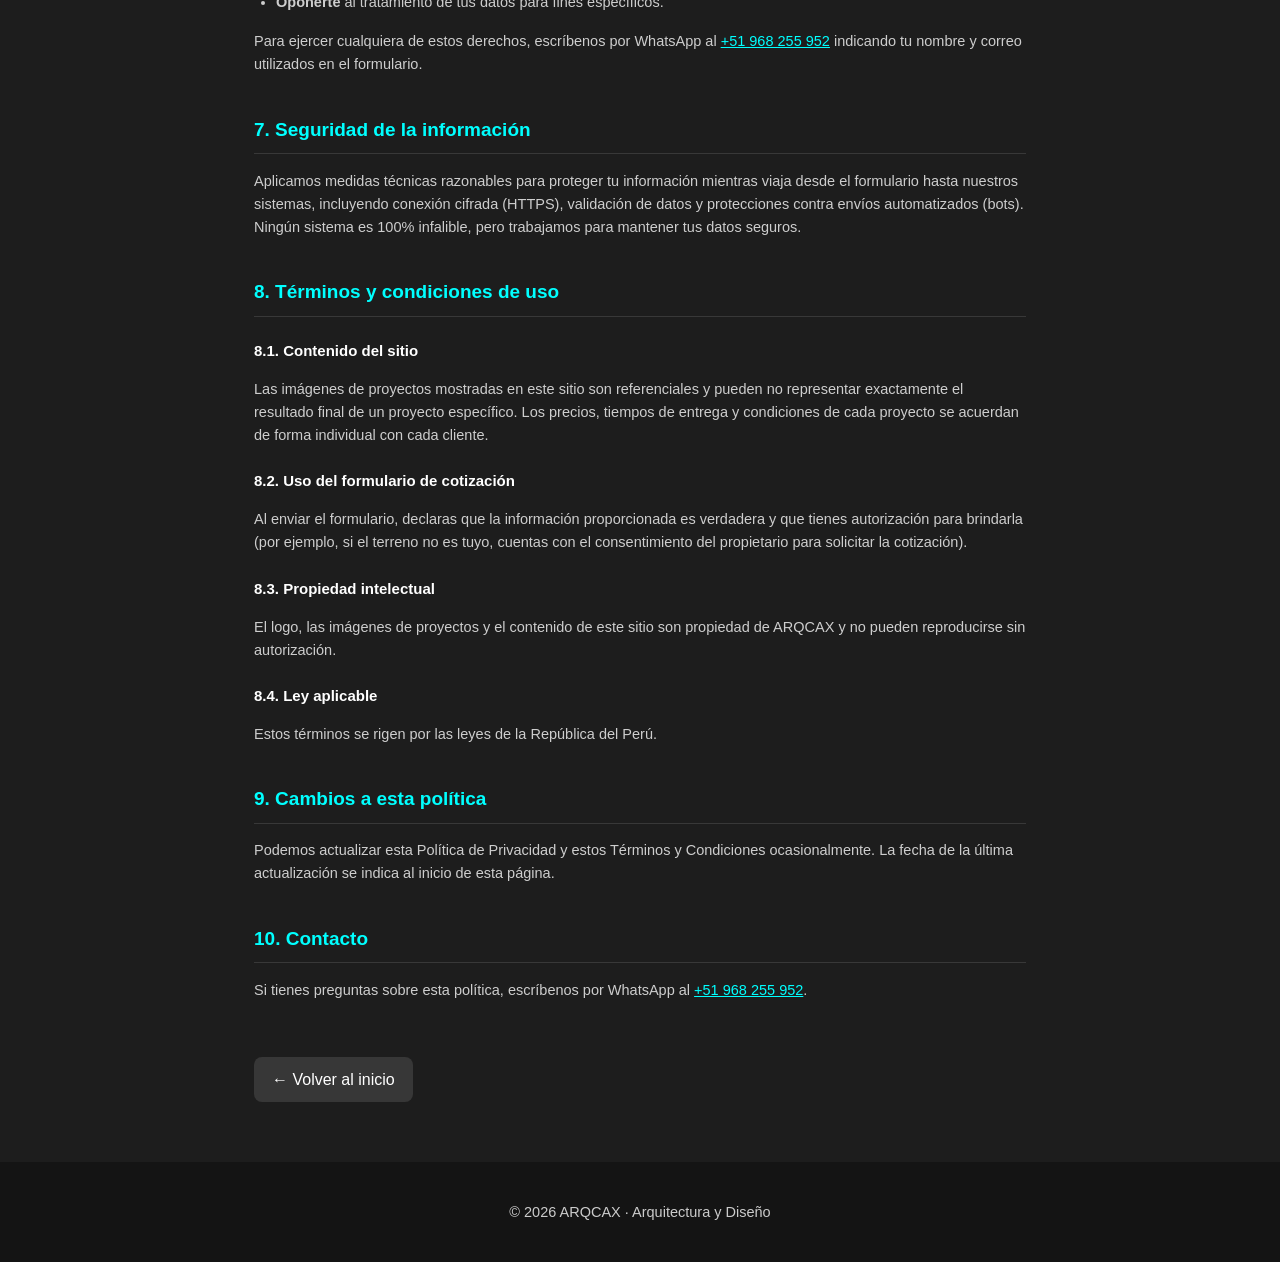
<file: privacidad.html>
<!DOCTYPE html>
<html lang="es">
<head>
    <meta charset="UTF-8">
    <meta name="viewport" content="width=device-width, initial-scale=1.0">
    <meta name="referrer" content="strict-origin-when-cross-origin">
    <meta http-equiv="Content-Security-Policy" content="default-src 'self'; img-src 'self' data:; style-src 'self' 'unsafe-inline' https://cdnjs.cloudflare.com; font-src 'self' https://cdnjs.cloudflare.com; script-src 'self' 'unsafe-inline'; connect-src 'self'; object-src 'none'; base-uri 'self'; form-action 'self'; frame-ancestors 'none'; upgrade-insecure-requests">
    <title>Política de Privacidad y Términos y Condiciones · ARQCAX</title>
    <link rel="stylesheet" href="https://cdnjs.cloudflare.com/ajax/libs/font-awesome/6.5.0/css/all.min.css">
    <link rel="icon" type="image/png" href="logo-arqcax.png">
    <style>
        * { box-sizing: border-box; }

        body {
            background: rgb(29, 29, 29);
            color: rgba(255, 255, 255, 0.85);
            font-family: Arial, Helvetica, sans-serif;
            margin: 0;
            line-height: 1.6;
        }

        a { color: aqua; }

        .logo {
            display: inline-block;
            margin: 20px 0 0 20px;
        }

        .logo img {
            display: block;
            width: 180px;
            height: auto;
        }

        main {
            max-width: 820px;
            margin: 0 auto;
            padding: 30px 24px 60px;
        }

        h1 {
            font-size: 28px;
            margin-bottom: 4px;
        }

        .actualizado {
            color: rgba(255, 255, 255, 0.5);
            font-size: 13px;
            margin-bottom: 36px;
        }

        h2 {
            color: aqua;
            font-size: 19px;
            margin-top: 38px;
            border-bottom: 1px solid rgba(255, 255, 255, 0.12);
            padding-bottom: 8px;
        }

        h3 {
            font-size: 15px;
            margin-top: 22px;
            color: white;
        }

        p, li {
            font-size: 14.5px;
            color: rgba(255, 255, 255, 0.78);
        }

        ul {
            padding-left: 22px;
        }

        .resumen {
            background: rgb(40, 40, 40);
            border: 1px solid rgba(255, 255, 255, 0.1);
            border-radius: 12px;
            padding: 18px 20px;
            margin-bottom: 10px;
        }

        .resumen p { margin: 6px 0; font-size: 14px; }

        .volver {
            display: inline-block;
            margin-top: 40px;
            color: white;
            text-decoration: none;
            background: rgb(55, 55, 55);
            padding: 10px 18px;
            border-radius: 8px;
            transition: background 0.2s;
        }

        .volver:hover { background: rgb(0, 185, 185); color: #111; }

        footer {
            background: rgb(20, 20, 20);
            color: rgba(255, 255, 255, 0.45);
            text-align: center;
            padding: 24px 20px;
            font-size: 12px;
        }
    </style>
</head>
<body>
    <script>
        // Evita que la web se muestre embebida (clickjacking) en páginas de terceros.
        if (window.self !== window.top) {
            try { window.top.location = window.location.href; } catch (e) { document.documentElement.innerHTML = ""; }
        }
    </script>

    <a class="logo" href="index.html" aria-label="Inicio ARQCAX">
        <img src="logo-arqcax.png" alt="ARQCAX Arquitectura y Diseño">
    </a>

    <main>
        <h1>Política de Privacidad y Términos y Condiciones</h1>
        <p class="actualizado">Última actualización: agosto de 2026</p>

        <div class="resumen">
            <p><i class="fas fa-shield-alt"></i> <strong>En resumen:</strong> solo usamos tus datos para responder tu cotización y coordinar una reunión contigo. No los vendemos ni los compartimos con terceros.</p>
        </div>

        <h2>1. ¿Quiénes somos?</h2>
        <p>ARQCAX es un estudio de arquitectura y diseño. Este sitio te permite solicitar una cotización para tu proyecto y agendar una reunión con nuestro equipo.</p>

        <h2>2. Datos que recopilamos</h2>
        <p>Cuando completas el formulario de cotización, recopilamos:</p>
        <ul>
            <li>Nombre y apellido</li>
            <li>Correo electrónico</li>
            <li>Número de celular</li>
            <li>Tamaño de tu terreno</li>
            <li>Departamento/región y distrito (si cotizas desde Perú) o país (si cotizas desde el extranjero)</li>
            <li>Si cuentas con la inversión mínima requerida</li>
            <li>Fecha y horario que elegiste para la reunión</li>
        </ul>
        <p>No recopilamos datos sensibles (salud, orientación, creencias religiosas o políticas, etc.) ni te pedimos que los incluyas en el formulario.</p>

        <h2>3. Para qué usamos tus datos</h2>
        <ul>
            <li>Contactarte para responder tu solicitud de cotización.</li>
            <li>Coordinar y confirmar la fecha/hora de la reunión que elegiste.</li>
            <li>Elaborar una propuesta acorde a las características de tu proyecto (tamaño de terreno, ubicación, etc.).</li>
        </ul>
        <p>No usamos tus datos para enviarte publicidad no solicitada ni para fines distintos a los indicados arriba.</p>

        <h2>4. Dónde se almacenan tus datos</h2>
        <p>La información que envías se guarda en una hoja de cálculo interna de nuestro equipo (Google Sheets), a la que solo tiene acceso el personal de ARQCAX autorizado para dar seguimiento a las cotizaciones. No compartimos, vendemos ni cedemos tus datos a terceros ajenos a nuestro equipo.</p>

        <h2>5. Cookies y almacenamiento local</h2>
        <p>Este sitio no utiliza cookies de rastreo ni de publicidad. Usamos el almacenamiento local del navegador (localStorage) únicamente con fines técnicos: evitar que se envíen cotizaciones duplicadas en menos de un minuto, como medida de seguridad contra bots y envíos accidentales. Esta información no identifica a personas y no se comparte con nadie.</p>

        <h2>6. Tus derechos</h2>
        <p>De acuerdo con la Ley N.° 29733, Ley de Protección de Datos Personales del Perú, tienes derecho a:</p>
        <ul>
            <li><strong>Acceder</strong> a los datos personales que tenemos sobre ti.</li>
            <li><strong>Rectificar</strong> datos que estén incorrectos o desactualizados.</li>
            <li><strong>Cancelar/eliminar</strong> tus datos de nuestros registros.</li>
            <li><strong>Oponerte</strong> al tratamiento de tus datos para fines específicos.</li>
        </ul>
        <p>Para ejercer cualquiera de estos derechos, escríbenos por WhatsApp al <a href="https://wa.me/51968255952" target="_blank" rel="noopener noreferrer">+51 968 255 952</a> indicando tu nombre y correo utilizados en el formulario.</p>

        <h2>7. Seguridad de la información</h2>
        <p>Aplicamos medidas técnicas razonables para proteger tu información mientras viaja desde el formulario hasta nuestros sistemas, incluyendo conexión cifrada (HTTPS), validación de datos y protecciones contra envíos automatizados (bots). Ningún sistema es 100% infalible, pero trabajamos para mantener tus datos seguros.</p>

        <h2>8. Términos y condiciones de uso</h2>
        <h3>8.1. Contenido del sitio</h3>
        <p>Las imágenes de proyectos mostradas en este sitio son referenciales y pueden no representar exactamente el resultado final de un proyecto específico. Los precios, tiempos de entrega y condiciones de cada proyecto se acuerdan de forma individual con cada cliente.</p>
        <h3>8.2. Uso del formulario de cotización</h3>
        <p>Al enviar el formulario, declaras que la información proporcionada es verdadera y que tienes autorización para brindarla (por ejemplo, si el terreno no es tuyo, cuentas con el consentimiento del propietario para solicitar la cotización).</p>
        <h3>8.3. Propiedad intelectual</h3>
        <p>El logo, las imágenes de proyectos y el contenido de este sitio son propiedad de ARQCAX y no pueden reproducirse sin autorización.</p>
        <h3>8.4. Ley aplicable</h3>
        <p>Estos términos se rigen por las leyes de la República del Perú.</p>

        <h2>9. Cambios a esta política</h2>
        <p>Podemos actualizar esta Política de Privacidad y estos Términos y Condiciones ocasionalmente. La fecha de la última actualización se indica al inicio de esta página.</p>

        <h2>10. Contacto</h2>
        <p>Si tienes preguntas sobre esta política, escríbenos por WhatsApp al <a href="https://wa.me/51968255952" target="_blank" rel="noopener noreferrer">+51 968 255 952</a>.</p>

        <a class="volver" href="index.html">← Volver al inicio</a>
    </main>

    <footer>
        <p>© 2026 ARQCAX · Arquitectura y Diseño</p>
    </footer>
</body>
</html>
</file>
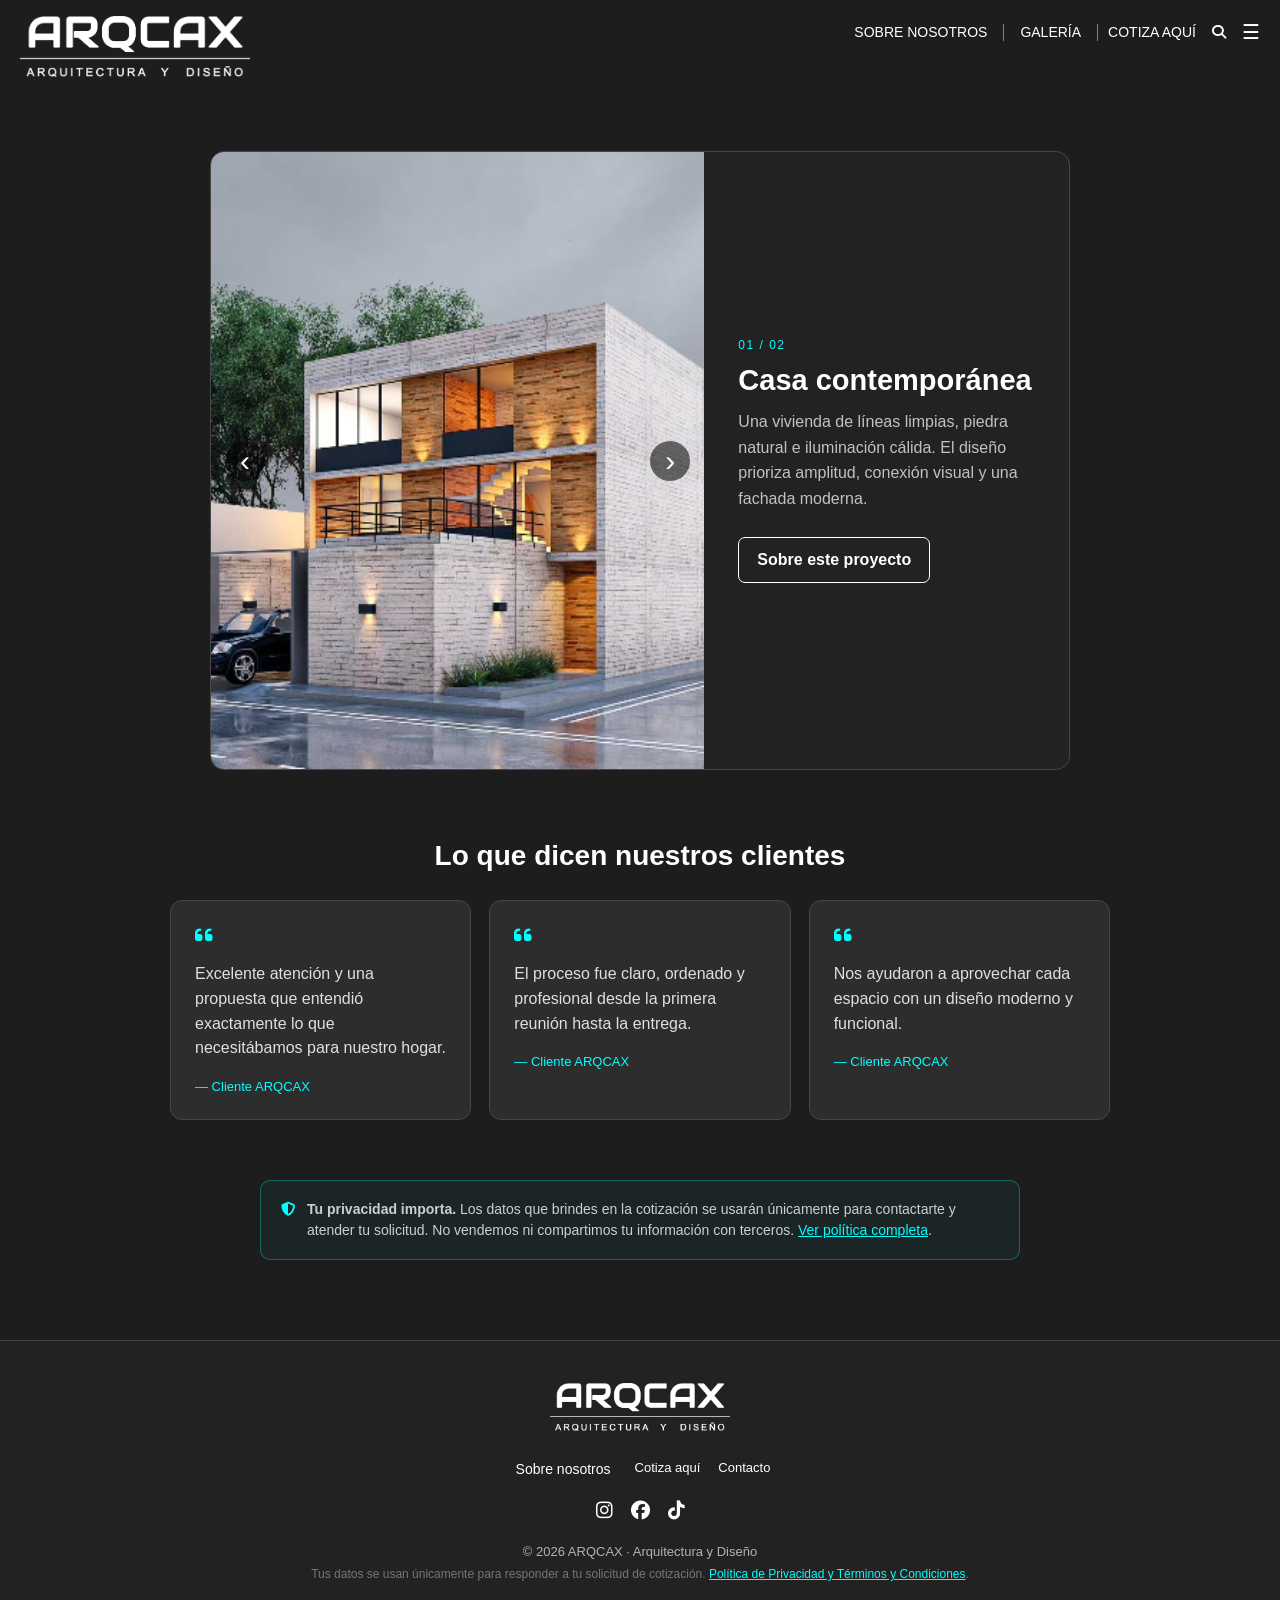
<file: arqcax/arqcax.html>
<!DOCTYPE html>
<html lang="es">
<head>
    <meta charset="UTF-8">
    <meta name="viewport" content="width=device-width, initial-scale=1.0">
    <meta name="referrer" content="strict-origin-when-cross-origin">
    <meta http-equiv="Content-Security-Policy" content="default-src 'self'; img-src 'self' data:; style-src 'self' 'unsafe-inline' https://cdnjs.cloudflare.com; font-src 'self' https://cdnjs.cloudflare.com; script-src 'self' 'unsafe-inline'; connect-src 'self'; object-src 'none'; base-uri 'self'; form-action 'self'; frame-ancestors 'none'; upgrade-insecure-requests">
    <title>ARQCAX</title>
    <link rel="stylesheet" href="arqcax.css">
    <link rel="stylesheet" href="https://cdnjs.cloudflare.com/ajax/libs/font-awesome/6.5.0/css/all.min.css">
    <link rel="icon" type="image/png" href="logo-arqcax.png">
    <style>
        /* Mini ventana de avisos, igual que en cotiza.html */
        .aviso-overlay {
            display: none;
            position: fixed;
            top: 0; left: 0; right: 0; bottom: 0;
            background: rgba(0,0,0,0.6);
            z-index: 9999;
            align-items: center;
            justify-content: center;
            padding: 20px;
            box-sizing: border-box;
        }

        .aviso-overlay.activo {
            display: flex;
        }

        .aviso-caja {
            background: rgb(35, 35, 35);
            border: 1px solid rgba(255,255,255,0.12);
            border-radius: 14px;
            padding: 28px 26px;
            max-width: 360px;
            width: 100%;
            text-align: center;
            font-family: Arial, sans-serif;
            animation: avisoEntrada 0.3s cubic-bezier(0.22, 1, 0.36, 1) both;
        }

        @keyframes avisoEntrada {
            from { opacity: 0; transform: translateY(-18px); }
            to { opacity: 1; transform: translateY(0); }
        }

        .aviso-icono {
            font-size: 34px;
            margin-bottom: 10px;
        }

        .aviso-mensaje {
            color: white;
            font-size: 15px;
            line-height: 1.5;
            margin-bottom: 20px;
        }

        .aviso-btn {
            background: aqua;
            color: #111;
            border: none;
            border-radius: 8px;
            font-weight: bold;
            font-size: 14px;
            padding: 10px 26px;
            cursor: pointer;
            letter-spacing: 0.5px;
            transition: transform 0.2s;
        }

        .aviso-btn:hover {
            transform: translateY(-2px);
        }

        /* Enlaces nuevos: política de privacidad (arqcax.css no se modificó porque no se compartió) */
        .privacidad a,
        .footer-privacidad a {
            color: aqua;
            text-decoration: underline;
        }
    </style>
</head>
<body>
    <div class="aviso-overlay" id="aviso-overlay">
        <div class="aviso-caja">
            <div class="aviso-icono" id="aviso-icono">⚠️</div>
            <div class="aviso-mensaje" id="aviso-mensaje"></div>
            <button class="aviso-btn" onclick="cerrarAviso()">Aceptar</button>
        </div>
    </div>

    <script>
        function mostrarAviso(mensaje, icono) {
            document.getElementById("aviso-mensaje").textContent = mensaje;
            document.getElementById("aviso-icono").textContent = icono || "⚠️";
            document.getElementById("aviso-overlay").classList.add("activo");
        }

        function cerrarAviso() {
            document.getElementById("aviso-overlay").classList.remove("activo");
        }

        function mostrarProximamente() {
            mostrarAviso("Estamos haciendo los planos de esta página.", "🛠️");
        }

        // Evita que la web se muestre embebida (clickjacking) en páginas de terceros.
        if (window.self !== window.top) {
            try { window.top.location = window.location.href; } catch (e) { document.documentElement.innerHTML = ""; }
        }
    </script>
    <a class="logo" href="arqcax.html" aria-label="Inicio ARQCAX">
        <img src="LOGO.png" alt="ARQCAX Arquitectura y Diseño">
    </a>

    <main>
        <section id="galeria-proyectos" class="galeria-proyecto revelar" aria-label="Galería de proyectos">
            <div class="carrusel">
                <img id="imagen-proyecto" src="proyecto-casa-moderna.png" alt="Casa moderna diseñada por ARQCAX">
                <button class="flecha flecha-izquierda" type="button" onclick="cambiarProyecto(-1)" aria-label="Imagen anterior">‹</button>
                <button class="flecha flecha-derecha" type="button" onclick="cambiarProyecto(1)" aria-label="Imagen siguiente">›</button>
            </div>
            <div class="info-proyecto">
                <span id="numero-proyecto">01 / 02</span>
                <h1 id="titulo-proyecto">Casa contemporánea</h1>
                <p id="descripcion-proyecto">Una vivienda de líneas limpias, piedra natural e iluminación cálida. El diseño prioriza amplitud, conexión visual y una fachada moderna.</p>
                <a href="#sobre-este-proyecto" class="btn-proyecto">Sobre este proyecto</a>
            </div>
        </section>

        <section id="sobre-nosotros" class="seccion-testimonios revelar">
            <h1>Lo que dicen nuestros clientes</h1>
            <div class="testimonios">
                <article class="testimonio">
                    <i class="fas fa-quote-left"></i>
                    <p>Excelente atención y una propuesta que entendió exactamente lo que necesitábamos para nuestro hogar.</p>
                    <span>— Cliente ARQCAX</span>
                </article>
                <article class="testimonio">
                    <i class="fas fa-quote-left"></i>
                    <p>El proceso fue claro, ordenado y profesional desde la primera reunión hasta la entrega.</p>
                    <span>— Cliente ARQCAX</span>
                </article>
                <article class="testimonio">
                    <i class="fas fa-quote-left"></i>
                    <p>Nos ayudaron a aprovechar cada espacio con un diseño moderno y funcional.</p>
                    <span>— Cliente ARQCAX</span>
                </article>
            </div>
        </section>

        <section class="privacidad revelar">
            <i class="fas fa-shield-alt"></i>
            <p><strong>Tu privacidad importa.</strong> Los datos que brindes en la cotización se usarán únicamente para contactarte y atender tu solicitud. No vendemos ni compartimos tu información con terceros. <a href="privacidad.html">Ver política completa</a>.</p>
        </section>
    </main>

    <div class="contenedor">
        <button class="btn" type="button" onclick="mostrarProximamente()">SOBRE NOSOTROS</button>
        <span class="separador-nav" aria-hidden="true"></span>
        <button class="btn" type="button" onclick="mostrarProximamente()">GALERÍA</button>
        <span class="separador-nav" aria-hidden="true"></span>
        <a class="btn" href="cotiza.html">COTIZA AQUÍ</a>
        <button class="btn btn-buscar" type="button" onclick="toggleBuscador()" aria-label="Abrir buscador"><i class="fas fa-search"></i></button>
        <button class="btn btn-menu" type="button" onclick="toggleMenu()" aria-label="Abrir menú">☰</button>
    </div>

    <div id="buscador" class="buscador" role="dialog" aria-label="Buscar en la página">
        <form onsubmit="buscarEnPagina(event)">
            <input id="texto-busqueda" type="search" placeholder="Buscar en ARQCAX" autocomplete="off" maxlength="80">
            <button type="submit" aria-label="Buscar"><i class="fas fa-search"></i></button>
            <button type="button" onclick="toggleBuscador()" aria-label="Cerrar buscador">✕</button>
        </form>
    </div>

    <nav id="menu" class="menu-lateral" aria-label="Menú principal">
        <button class="btn btn-cerrar" type="button" onclick="toggleMenu()" aria-label="Cerrar menú">✕</button>
        <button class="btn" type="button" onclick="mostrarProximamente()">Servicios</button>
        <button class="btn contacto-menu" type="button" onclick="toggleContacto()">Contacto</button>
        <a id="numero-contacto" class="numero-contacto" href="https://wa.me/51968255952" target="_blank" rel="noopener noreferrer"><i class="fab fa-whatsapp"></i> +51 968 255 952</a>
        <hr>
        <a class="btn" href="https://www.instagram.com/arqcax/" target="_blank" rel="noopener noreferrer"><i class="fab fa-instagram"></i> Instagram</a>
        <a class="btn" href="https://www.facebook.com/Arqcax" target="_blank" rel="noopener noreferrer"><i class="fab fa-facebook"></i> Facebook</a>
        <a class="btn" href="https://www.tiktok.com/@arqcax" target="_blank" rel="noopener noreferrer"><i class="fab fa-tiktok"></i> TikTok</a>
    </nav>

    <footer>
        <img src="LOGO.png" alt="ARQCAX Arquitectura y Diseño">
        <div class="footer-enlaces">
            <button class="btn" type="button" onclick="mostrarProximamente()">Sobre nosotros</button>
            <a href="cotiza.html">Cotiza aquí</a>
            <a href="https://wa.me/51968255952" target="_blank" rel="noopener noreferrer">Contacto</a>
        </div>
        <div class="footer-redes">
            <a href="https://www.instagram.com/arqcax/" target="_blank" rel="noopener noreferrer" aria-label="Instagram"><i class="fab fa-instagram"></i></a>
            <a href="https://www.facebook.com/Arqcax" target="_blank" rel="noopener noreferrer" aria-label="Facebook"><i class="fab fa-facebook"></i></a>
            <a href="https://www.tiktok.com/@arqcax" target="_blank" rel="noopener noreferrer" aria-label="TikTok"><i class="fab fa-tiktok"></i></a>
        </div>
        <p>© 2026 ARQCAX · Arquitectura y Diseño</p>
        <p class="footer-privacidad">Tus datos se usan únicamente para responder a tu solicitud de cotización. <a href="privacidad.html">Política de Privacidad y Términos y Condiciones</a>.</p>
    </footer>

    <script>
        function toggleMenu() {
            document.getElementById("menu").classList.toggle("activo");
        }

        function toggleContacto() {
            document.getElementById("numero-contacto").classList.toggle("activo");
        }

        const proyectos = [
            {
                imagen: "proyecto-casa-moderna.png",
                alt: "Casa contemporánea diseñada por ARQCAX",
                titulo: "Casa contemporánea",
                descripcion: "Una vivienda de líneas limpias, piedra natural e iluminación cálida. El diseño prioriza amplitud, conexión visual y una fachada moderna."
            },
            {
                imagen: "proyecto-fachada-moderna.png",
                alt: "Fachada moderna diseñada por ARQCAX",
                titulo: "Fachada urbana",
                descripcion: "Una propuesta sobria y funcional que combina ladrillo, metal y vegetación para crear una entrada cálida y contemporánea."
            }
        ];
        let proyectoActual = 0;

        function cambiarProyecto(direccion) {
            proyectoActual = (proyectoActual + direccion + proyectos.length) % proyectos.length;
            const proyecto = proyectos[proyectoActual];
            const imagen = document.getElementById("imagen-proyecto");
            imagen.classList.remove("cambiar");
            void imagen.offsetWidth;
            imagen.src = proyecto.imagen;
            imagen.alt = proyecto.alt;
            imagen.classList.add("cambiar");
            document.getElementById("numero-proyecto").textContent = `0${proyectoActual + 1} / 0${proyectos.length}`;
            document.getElementById("titulo-proyecto").textContent = proyecto.titulo;
            document.getElementById("descripcion-proyecto").textContent = proyecto.descripcion;
        }

        function toggleBuscador() {
            const buscador = document.getElementById("buscador");
            buscador.classList.toggle("activo");
            if (buscador.classList.contains("activo")) document.getElementById("texto-busqueda").focus();
        }

        function buscarEnPagina(evento) {
            evento.preventDefault();
            const termino = document.getElementById("texto-busqueda").value.trim();
            if (termino) window.find(termino, false, false, true, false, false, false);
        }

        setInterval(() => cambiarProyecto(1), 10000);

        const elementosEntrada = document.querySelectorAll(".revelar, footer");
        const observadorEntrada = new IntersectionObserver((entradas) => {
            entradas.forEach((entrada) => {
                if (entrada.isIntersecting) {
                    entrada.target.classList.add("visible");
                    observadorEntrada.unobserve(entrada.target);
                }
            });
        }, { threshold: 0.14 });
        elementosEntrada.forEach((elemento) => observadorEntrada.observe(elemento));
    </script>
</body>
</html>
</file>
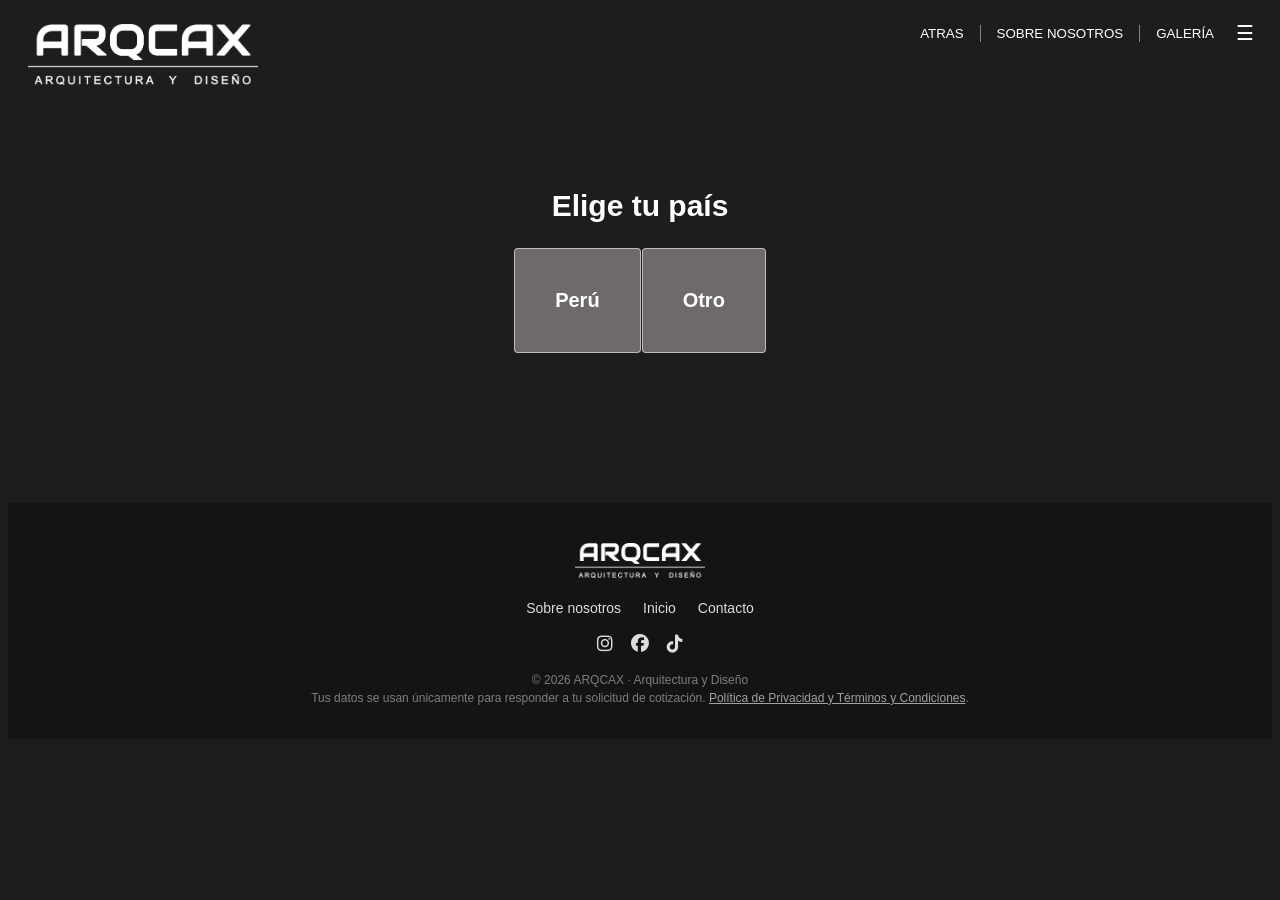
<file: arqcax/cotiza.html>
<!DOCTYPE html>
<html lang="es">
<head>
    <title>Cotiza tu proyecto</title>
    <meta name="viewport" content="width=device-width, initial-scale=1.0">
    <meta name="referrer" content="strict-origin-when-cross-origin">
    <meta http-equiv="Content-Security-Policy" content="default-src 'self'; img-src 'self' data:; style-src 'self' 'unsafe-inline' https://cdnjs.cloudflare.com; font-src 'self' https://cdnjs.cloudflare.com; script-src 'self' 'unsafe-inline'; connect-src 'self' https://script.google.com https://script.googleusercontent.com; object-src 'none'; base-uri 'self'; form-action 'self'; frame-ancestors 'none'; upgrade-insecure-requests">
    <link rel="stylesheet" href="cotiza.css">
    <link rel="stylesheet" href="https://cdnjs.cloudflare.com/ajax/libs/font-awesome/6.5.0/css/all.min.css">
    <link rel="icon" type="image/png" href="logo-arqcax.png">
    <style>
        .formulario-wrapper {
            display: flex;
            justify-content: center;
            margin-top: 30px;
            padding: 0 20px 60px;
        }

        .formulario {
            display: none;
            flex-direction: column;
            gap: 16px;
            background: rgba(255,255,255,0.04);
            border: 1px solid rgba(255,255,255,0.1);
            border-radius: 16px;
            padding: 36px 32px;
            width: 100%;
            max-width: 480px;
            animation: slideDown 0.4s cubic-bezier(0.22, 1, 0.36, 1) both;
        }

        .formulario.activo {
            display: flex;
        }

        @keyframes slideDown {
            from { opacity: 0; transform: translateY(-18px); }
            to   { opacity: 1; transform: translateY(0); }
        }

        .formulario h3 {
            color: white;
            font-family: Arial, Helvetica, sans-serif;
            font-size: 20px;
            margin: 0 0 6px;
            letter-spacing: 0.5px;
        }

        .formulario label {
            color: white;
            font-family: Arial, sans-serif;
            font-size: 12px;
            letter-spacing: 0.8px;
            text-transform: uppercase;
            margin-bottom: -8px;
        }

        .formulario input,
        .formulario select {
            background: transparent;
            border: 1px solid rgba(255,255,255,0.15);
            border-radius: 8px;
            color: white;
            font-family: Arial, sans-serif;
            font-size: 15px;
            padding: 12px;
            outline: none;
            transition: border-color 0.25s, background 0.25s;
            width: 100%;
            box-sizing: border-box;
        }

        .formulario input::placeholder {
            color: rgba(255,255,255,0.25);
        }

        .formulario input:focus,
        .formulario select:focus {
            border-color: white;
            background: transparent;
        }

        .formulario select option {
            background: #1d1d1d;
            color: white;
        }

        .btn-enviar {
            margin-top: 8px;
            padding: 14px;
            background: aqua;
            color: #111;
            font-family: Arial, sans-serif;
            font-weight: bold;
            font-size: 15px;
            border: none;
            border-radius: 8px;
            cursor: pointer;
            letter-spacing: 1px;
            transition: transform 0.2s, box-shadow 0.2s;
        }

        .btn-enviar:hover {
            transform: translateY(-2px);
            box-shadow: 0 6px 24px rgba(0,255,255,0.3);
        }

        .btn-enviar:disabled {
            background: rgb(95, 95, 95);
            color: rgba(255,255,255,0.6);
            cursor: not-allowed;
            box-shadow: none;
            transform: none;
        }
        .bnt.seleccionado {
            background: rgb(0, 185, 185);
            color: #111;
        }

        /* Mini ventana de avisos, reemplaza al alert() nativo del navegador */
        .aviso-overlay {
            display: none;
            position: fixed;
            top: 0; left: 0; right: 0; bottom: 0;
            background: rgba(0,0,0,0.6);
            z-index: 9999;
            align-items: center;
            justify-content: center;
            padding: 20px;
            box-sizing: border-box;
        }

        .aviso-overlay.activo {
            display: flex;
        }

        .aviso-caja {
            background: rgb(35, 35, 35);
            border: 1px solid rgba(255,255,255,0.12);
            border-radius: 14px;
            padding: 28px 26px;
            max-width: 360px;
            width: 100%;
            text-align: center;
            font-family: Arial, sans-serif;
            animation: slideDown 0.3s cubic-bezier(0.22, 1, 0.36, 1) both;
        }

        .aviso-icono {
            font-size: 34px;
            margin-bottom: 10px;
        }

        .aviso-mensaje {
            color: white;
            font-size: 15px;
            line-height: 1.5;
            margin-bottom: 20px;
        }

        .aviso-btn {
            background: aqua;
            color: #111;
            border: none;
            border-radius: 8px;
            font-weight: bold;
            font-size: 14px;
            padding: 10px 26px;
            cursor: pointer;
            letter-spacing: 0.5px;
            transition: transform 0.2s;
        }

        .aviso-btn:hover {
            transform: translateY(-2px);
        }

        /* Botones de selección (Sí/No) para la inversión mínima */
        .opciones-inversion {
            display: flex;
            gap: 10px;
        }

        .opcion-inversion {
            flex: 1;
            background: rgb(55, 55, 55);
            border: none;
            border-radius: 8px;
            color: white;
            font-family: Arial, sans-serif;
            font-size: 14px;
            padding: 12px;
            cursor: pointer;
            transition: background 0.2s, color 0.2s;
        }

        .opcion-inversion:hover {
            background: rgb(0, 185, 185);
            color: #111;
        }

        .opcion-inversion.seleccionado {
            background: aqua;
            color: #111;
            font-weight: bold;
        }

        /* Quita las flechitas del campo numérico (terreno) en ambos formularios */
        .sin-flechas::-webkit-outer-spin-button,
        .sin-flechas::-webkit-inner-spin-button {
            -webkit-appearance: none;
            margin: 0;
        }

        .sin-flechas {
            -moz-appearance: textfield;
        }

        /* Footer (igual estilo que arqcax.html) */
        footer {
            background: rgb(20, 20, 20);
            color: rgba(255, 255, 255, 0.7);
            text-align: center;
            padding: 40px 20px 30px;
            margin-top: 60px;
            font-family: Arial, sans-serif;
        }

        footer img {
            width: 130px;
            height: auto;
            margin-bottom: 18px;
        }

        .footer-enlaces {
            display: flex;
            justify-content: center;
            flex-wrap: wrap;
            gap: 22px;
            margin-bottom: 18px;
        }

        .footer-enlaces a,
        .footer-enlaces button.btn {
            color: rgba(255, 255, 255, 0.85);
            text-decoration: none;
            font-size: 14px;
            background: none;
            border: none;
            cursor: pointer;
            font-family: Arial, sans-serif;
            padding: 0;
        }

        .footer-enlaces a:hover,
        .footer-enlaces button.btn:hover {
            color: aqua;
        }

        .footer-redes {
            display: flex;
            justify-content: center;
            gap: 18px;
            margin-bottom: 18px;
            font-size: 18px;
        }

        .footer-redes a {
            color: rgba(255, 255, 255, 0.85);
            transition: color 0.2s, transform 0.2s;
        }

        .footer-redes a:hover {
            color: aqua;
            transform: translateY(-2px);
        }

        footer p {
            font-size: 12px;
            margin: 4px 0;
            color: rgba(255, 255, 255, 0.45);
        }

        .footer-privacidad a {
            color: rgba(255, 255, 255, 0.6);
            text-decoration: underline;
        }

        .footer-privacidad a:hover {
            color: aqua;
        }
    </style>
</head>
<body>
    <div class="aviso-overlay" id="aviso-overlay">
        <div class="aviso-caja">
            <div class="aviso-icono" id="aviso-icono">⚠️</div>
            <div class="aviso-mensaje" id="aviso-mensaje"></div>
            <button class="aviso-btn" onclick="cerrarAviso()">Aceptar</button>
        </div>
    </div>

    <script>
        // Mini ventana de avisos (reemplaza al alert() nativo del navegador)
        function mostrarAviso(mensaje, icono) {
            document.getElementById("aviso-mensaje").textContent = mensaje;
            document.getElementById("aviso-icono").textContent = icono || "⚠️";
            document.getElementById("aviso-overlay").classList.add("activo");
        }

        function cerrarAviso() {
            document.getElementById("aviso-overlay").classList.remove("activo");
        }

        // Para secciones que todavía no existen en la página (Sobre nosotros, Servicios, Galería)
        function mostrarProximamente() {
            mostrarAviso("Estamos haciendo los planos de esta página.", "🛠️");
        }

        // Evita que la web se muestre embebida (clickjacking) en páginas de terceros.
        // La cabecera CSP "frame-ancestors" cumple la misma función a nivel de navegador,
        // pero solo funciona si se envía como encabezado HTTP real (no vía <meta>), así que
        // esta comprobación en JavaScript queda como segunda barrera independiente.
        if (window.self !== window.top) {
            try { window.top.location = window.location.href; } catch (e) { document.documentElement.innerHTML = ""; }
        }
    </script>
    <h1 onclick="window.location.href='index.html'" aria-label="Ir al inicio">
        <img src="LOGO.png" alt="ARQCAX Arquitectura y Diseño">
    </h1>

    <div>
        <h2>Elige tu país</h2>

        <div class="botones">
            <button class="bnt" id="btn-peru" onclick="mostrarFormulario('peru')">
                Perú
            </button>
            <button class="bnt" id="btn-otro" onclick="mostrarFormulario('otro')">
                Otro
            </button>
        </div>

        <div class="formulario-wrapper">

            <!-- Formulario PERÚ -->
            <div class="formulario" id="form-peru">
                <input class="campo-trampa" type="text" tabindex="-1" autocomplete="off" aria-hidden="true">
    <button class="btn-cerrar-formulario" onclick="cerrarFormulario()" style="
        align-self: flex-end;
        background: none;
        border: none;
        color: white;
        font-size: 20px;
        cursor: pointer;
        line-height: 1;
    ">✖</button>
    <h3><i class="fas fa-map-marker-alt" style="color: white;"></i> &nbsp;Cotiza tu proyecto en Perú</h3>

                <label>Nombre</label>
                <input type="text" id="peru-nombre" placeholder="Tu nombre" required maxlength="60">

                <label>Apellido</label>
                <input type="text" id="peru-apellido" placeholder="Tu apellido" required maxlength="60">

                <label>Correo electrónico</label>
                <input type="email" id="peru-correo" placeholder="correo@ejemplo.com" required maxlength="100">

                <label>
                   Número de celular
                </label>
                <div style="display: flex; gap: 8px;">
                    <input type="text" value="+51" style="width: 60px; text-align: center;" readonly>
                    <input type="tel" id="peru-celular" placeholder="987 654 321" required style="flex: 1;" maxlength="9" inputmode="numeric" pattern="[0-9]*" oninput="this.value = this.value.replace(/[^0-9]/g, '')">
                </div>

                <label>¿Cuánto mide tu terreno y cuantos pisos piensas construir? (largo x ancho)</label>
                <input type="text" id="peru-terreno" placeholder="Ej: 8 x 20, 2 pisos más azotea" required maxlength="100">

                <label>Departamento / Región</label>
                <select>
                    <option value="" disabled selected>Selecciona tu departamento</option>
                    <option>Amazonas</option>
                    <option>Áncash</option>
                    <option>Apurímac</option>
                    <option>Arequipa</option>
                    <option>Ayacucho</option>
                    <option>Cajamarca</option>
                    <option>Callao</option>
                    <option>Cusco</option>
                    <option>Huancavelica</option>
                    <option>Huánuco</option>
                    <option>Ica</option>
                    <option>Junín</option>
                    <option>La Libertad</option>
                    <option>Lambayeque</option>
                    <option>Lima</option>
                    <option>Loreto</option>
                    <option>Madre de Dios</option>
                    <option>Moquegua</option>
                    <option>Pasco</option>
                    <option>Piura</option>
                    <option>Puno</option>
                    <option>San Martín</option>
                    <option>Tacna</option>
                    <option>Tumbes</option>
                    <option>Ucayali</option>
                </select>

                <label>Lugar / Distrito</label>
                <input type="text" id="peru-distrito" placeholder="Comas, Lima" maxlength="100">

                <label>¿Tienes una inversión mínima de 2500 soles?</label>
                <div class="opciones-inversion" id="inversion-peru">
                    <button type="button" class="opcion-inversion" data-valor="Sí" onclick="seleccionarInversion(this)">Sí</button>
                    <button type="button" class="opcion-inversion" data-valor="No" onclick="seleccionarInversion(this)">No</button>
                </div>

                <label>Selecciona una fecha</label>
<div id="calendario-peru" class="calendario"></div>


<label>Selecciona un horario</label>
<div id="horarios-peru" class="horarios" style="display:none;"></div>

                <button class="btn-enviar" type="button" onclick="enviarCotizacionPeru(this)">Enviar cotización →</button>
            </div>

            <!-- Formulario OTRO PAÍS -->
            <div class="formulario" id="form-otro">
                <input class="campo-trampa" type="text" tabindex="-1" autocomplete="off" aria-hidden="true">
    <button class="btn-cerrar-formulario" onclick="cerrarFormulario()" style="
        align-self: flex-end;
        background: none;
        border: none;
        color: white;
        font-size: 20px;
        cursor: pointer;
        line-height: 1;
    ">✖</button>
   <h3><i class="fas fa-globe" style="color: white;"></i> &nbsp;Cotiza tu proyecto internacional</h3>

                <label>Nombre</label>
                <input type="text" id="otro-nombre" placeholder="Tu nombre" required maxlength="60">

                <label>Apellido</label>
                <input type="text" id="otro-apellido" placeholder="Tu apellido" required maxlength="60">

                <label>Correo electrónico</label>
                <input type="email" id="otro-correo" placeholder="correo@ejemplo.com" required maxlength="100">

                <label>¿Cuánto mide tu terreno y cuantos pisos piensas construir? (largo x ancho)</label>
                <input type="text" id="otro-terreno" placeholder="Ej: 8 x 20, 2 pisos más azotea" maxlength="100">

                <label>País</label>
<select id="select-pais" onchange="actualizarCodigo()">
    <option value="" disabled selected>Selecciona tu país</option>
    <option value="+54">Argentina</option>
    <option value="+591">Bolivia</option>
    <option value="+55">Brasil</option>
    <option value="+56">Chile</option>
    <option value="+57">Colombia</option>
    <option value="+506">Costa Rica</option>
    <option value="+53">Cuba</option>
    <option value="+593">Ecuador</option>
    <option value="+503">El Salvador</option><option value="+502">Guatemala</option>
    <option value="+504">Honduras</option>
    <option value="+52">México</option>
    <option value="+505">Nicaragua</option>
    <option value="+507">Panamá</option>
    <option value="+595">Paraguay</option>
    <option value="+1">República Dominicana</option>
    <option value="+598">Uruguay</option>
    <option value="+58">Venezuela</option>
</select>

<label>Número de celular</label>
<div style="display: flex; gap: 8px;">
    <input type="text" id="codigo-pais" value="" placeholder="+00" style="width: 70px; text-align: center;" readonly>
    <input type="tel" id="otro-celular" placeholder="987 654 321" required style="flex: 1;" inputmode="numeric" pattern="[0-9]*" oninput="this.value = this.value.replace(/[^0-9]/g, '')">
</div>

<label>¿Tienes una inversión mínima de 550 USD?</label>
<div class="opciones-inversion" id="inversion-otro">
    <button type="button" class="opcion-inversion" data-valor="Sí" onclick="seleccionarInversion(this)">Sí</button>
    <button type="button" class="opcion-inversion" data-valor="No" onclick="seleccionarInversion(this)">No</button>
</div>

<label>Selecciona una fecha</label>
<div id="calendario-otro" class="calendario"></div>

<label>Selecciona un horario</label>
<div id="horarios-otro" class="horarios" style="display:none;"></div>

<button class="btn-enviar" type="button" onclick="enviarCotizacionOtro(this)">Enviar cotización →</button>
            </div>

        </div>
    </div>

    <!-- Barra superior fija -->
    <div class="contenedor">
        <button class="btn" onclick="window.location.href='Index.html'">
            ATRAS
        </button>
        <span class="separador-nav" aria-hidden="true"></span>
        <button class="btn" onclick="mostrarProximamente()">SOBRE NOSOTROS</button>
        <span class="separador-nav" aria-hidden="true"></span>
        <button class="btn" onclick="mostrarProximamente()">GALERÍA</button>
        <div class="top-derecha">
            <button class="btn btn-menu" onclick="toggleMenu()">☰</button>
        </div>
        <div id="menu" class="menu-lateral">
            <button class="btn btn-cerrar" onclick="toggleMenu()">✖</button>
            <button class="btn" type="button" onclick="mostrarProximamente()">Servicios</button>
            <button class="btn contacto-menu" type="button" onclick="toggleContacto()">Contacto</button>
            <a id="numero-contacto" class="numero-contacto" href="https://wa.me/51968255952" target="_blank" rel="noopener noreferrer"><i class="fab fa-whatsapp"></i> +51 968 255 952</a>
            <hr>
            <div>
                <a href="https://www.instagram.com/arqcax/" class="btn" target="_blank" rel="noopener noreferrer"><i class="fab fa-instagram"></i> Instagram</a>
                <a href="https://www.facebook.com/Arqcax" class="btn" target="_blank" rel="noopener noreferrer"><i class="fab fa-facebook"></i> Facebook</a>
                <a href="https://www.tiktok.com/@arqcax" class="btn" target="_blank" rel="noopener noreferrer"><i class="fab fa-tiktok"></i> TikTok</a>
            </div>
        </div>
    </div>

    <footer>
        <img src="LOGO.png" alt="ARQCAX Arquitectura y Diseño">
        <div class="footer-enlaces">
            <button class="btn" type="button" onclick="mostrarProximamente()">Sobre nosotros</button>
            <a href="index.html">Inicio</a>
            <a href="https://wa.me/51968255952" target="_blank" rel="noopener noreferrer">Contacto</a>
        </div>
        <div class="footer-redes">
            <a href="https://www.instagram.com/arqcax/" target="_blank" rel="noopener noreferrer" aria-label="Instagram"><i class="fab fa-instagram"></i></a>
            <a href="https://www.facebook.com/Arqcax" target="_blank" rel="noopener noreferrer" aria-label="Facebook"><i class="fab fa-facebook"></i></a>
            <a href="https://www.tiktok.com/@arqcax" target="_blank" rel="noopener noreferrer" aria-label="TikTok"><i class="fab fa-tiktok"></i></a>
        </div>
        <p>© 2026 ARQCAX · Arquitectura y Diseño</p>
        <p class="footer-privacidad">Tus datos se usan únicamente para responder a tu solicitud de cotización. <a href="privacidad.html">Política de Privacidad y Términos y Condiciones</a>.</p>
    </footer>

    <script>
        function toggleMenu() {
            document.getElementById("menu").classList.toggle("activo");
        }

        function toggleContacto() {
            document.getElementById("numero-contacto").classList.toggle("activo");
        }

        function actualizarCodigo() {
    const select = document.getElementById("select-pais");
    const codigo = document.getElementById("codigo-pais");
    codigo.value = select.value;
}

        // Selección tipo botón (Sí/No) para la inversión mínima
        function seleccionarInversion(btn) {
            btn.parentElement.querySelectorAll(".opcion-inversion").forEach(b => b.classList.remove("seleccionado"));
            btn.classList.add("seleccionado");

            const botonEnviar = btn.closest(".formulario").querySelector(".btn-enviar");
            const noCumpleInversion = btn.dataset.valor === "No";
            botonEnviar.disabled = noCumpleInversion;
            botonEnviar.title = noCumpleInversion ? "No es posible enviar una cotización sin la inversión mínima." : "";

            if (noCumpleInversion) {
                mostrarAviso("Aún no cuentas con el dinero mínimo para trabajar con nosotros.", "😔");
            }
        }

        // --- Seguridad: saneamiento de datos antes de enviarlos ---

        // Evita inyección de fórmulas en Google Sheets/Excel (un valor que empiece con
        // =, +, -, @ puede ejecutarse como fórmula al abrirse en la hoja de cálculo)
        // y elimina etiquetas HTML para prevenir inyección de scripts.
        function sanitizarTexto(valor) {
            if (!valor) return "";
            let limpio = valor.trim().replace(/[<>]/g, "");
            if (/^[=+\-@\t\r]/.test(limpio)) {
                limpio = " " + limpio;
            }
            return limpio.slice(0, 150);
        }

        function correoValido(correo) {
            return /^[^\s@]+@[^\s@]+\.[^\s@]+$/.test(correo);
        }

        // "Trampa de tiempo": un humano tarda al menos un par de segundos en llenar el
        // formulario; un bot automatizado normalmente lo envía casi instantáneamente.
        const tiempoApertura = {};
        function registrarAperturaFormulario(idFormulario) {
            tiempoApertura[idFormulario] = Date.now();
        }
        function envioSospechosamenteRapido(idFormulario, minimoMs = 2500) {
            const inicio = tiempoApertura[idFormulario];
            return !inicio || (Date.now() - inicio) < minimoMs;
        }

        function cerrarFormulario() {
    const formPeruAbierto = document.getElementById("form-peru").classList.contains("activo");
    const formOtroAbierto = document.getElementById("form-otro").classList.contains("activo");

    // Si se cancela sin enviar, libera la hora que tenía reservada para el otro formulario
    if (formPeruAbierto) { delete reservasTemporales["horarios-peru"]; actualizarHorariosVisibles("horarios-peru"); }
    if (formOtroAbierto) { delete reservasTemporales["horarios-otro"]; actualizarHorariosVisibles("horarios-otro"); }

    document.getElementById("form-peru").classList.remove("activo");
    document.getElementById("form-otro").classList.remove("activo");
    document.getElementById("btn-peru").classList.remove("seleccionado");
    document.getElementById("btn-otro").classList.remove("seleccionado");
}

        function mostrarFormulario(tipo) {
            const formPeru = document.getElementById("form-peru");
            const formOtro = document.getElementById("form-otro");
            const btnPeru  = document.getElementById("btn-peru");
            const btnOtro  = document.getElementById("btn-otro");

            formPeru.classList.remove("activo");
            formOtro.classList.remove("activo");
            btnPeru.classList.remove("seleccionado");
            btnOtro.classList.remove("seleccionado");

            if (tipo === "peru") {
                formPeru.style.animation = "none";
                formPeru.offsetHeight;
                formPeru.style.animation = "";
                formPeru.classList.add("activo");
                btnPeru.classList.add("seleccionado");
                registrarAperturaFormulario("form-peru");
            } else {
                formOtro.style.animation = "none";
                formOtro.offsetHeight;
                formOtro.style.animation = "";
                formOtro.classList.add("activo");
                btnOtro.classList.add("seleccionado");
                registrarAperturaFormulario("form-otro");
            }
        }

        const meses = ["Enero","Febrero","Marzo","Abril","Mayo","Junio","Julio","Agosto","Septiembre","Octubre","Noviembre","Diciembre"];
const dias = ["Dom","Lun","Mar","Mié","Jue","Vie","Sáb"];

const horariosMañana = ["10:00 AM","11:00 AM","12:00 PM"];
const horariosTarde  = ["3:00 PM","4:00 PM","5:00 PM","6:00 PM"];
const reservasTemporales = {};

// Feriados nacionales del Perú 2026 (fuente: gob.pe). No se atiende en estas fechas.
// Nota: si el calendario avanza a otro año, los feriados de fecha móvil (Semana Santa)
// deben actualizarse manualmente.
const feriados = [
    "2026-01-01", // Año Nuevo
    "2026-04-02", // Jueves Santo
    "2026-04-03", // Viernes Santo
    "2026-05-01", // Día del Trabajo
    "2026-06-07", // Batalla de Arica y Día de la Bandera
    "2026-06-29", // San Pedro y San Pablo
    "2026-07-23", // Día de la Fuerza Aérea del Perú
    "2026-07-28", // Fiestas Patrias
    "2026-07-29", // Fiestas Patrias
    "2026-08-06", // Batalla de Junín
    "2026-08-30", // Santa Rosa de Lima
    "2026-10-01", // Fecha no disponible
    "2026-10-08", // Combate de Angamos
    "2026-11-01", // Día de Todos los Santos
    "2026-12-08", // Inmaculada Concepción
    "2026-12-09", // Batalla de Ayacucho
    "2026-12-25", // Navidad
];

// Fechas en las que solo se atiende en horario de mañana (no hay horarios de tarde)
const soloManana = ["2026-09-27", "2026-09-28", "2026-09-29", "2026-09-30"];

function esFechaDisponible(fechaISO, fecha, hoy) {
    const diaSemana = fecha.getDay();
    const esFinDeSemana = diaSemana === 0 || diaSemana === 6;
    const esPasado = fecha < new Date(hoy.getFullYear(), hoy.getMonth(), hoy.getDate());
    const esFeriado = feriados.includes(fechaISO);
    return !(esFinDeSemana || esPasado || esFeriado);
}

function crearCalendario(idCalendario, idHorarios) {
    const hoy = new Date();
    let mes = hoy.getMonth();
    let anio = hoy.getFullYear();

    function render() {
        const contenedor = document.getElementById(idCalendario);
        contenedor.innerHTML = "";

        // Header
        const header = document.createElement("div");
        header.className = "calendario-header";
        header.innerHTML = `
            <button onclick="cambiarMes('${idCalendario}','${idHorarios}',-1)">‹</button>
            <span>${meses[mes]} ${anio}</span>
            <button onclick="cambiarMes('${idCalendario}','${idHorarios}',1)">›</button>
        `;
        contenedor.appendChild(header);

        // Nombres días
        dias.forEach(d => {
            const el = document.createElement("div");
            el.className = "dia-nombre";
            el.textContent = d;
            contenedor.appendChild(el);
        });

        // Primer día del mes
        const primerDia = new Date(anio, mes, 1).getDay();
        for (let i = 0; i < primerDia; i++) {
            const vacio = document.createElement("div");
            vacio.className = "dia vacio";
            contenedor.appendChild(vacio);
        }

        // Días del mes
        const totalDias = new Date(anio, mes + 1, 0).getDate();
        for (let d = 1; d <= totalDias; d++) {
            const fecha = new Date(anio, mes, d);
            const fechaISO = `${anio}-${String(mes + 1).padStart(2, "0")}-${String(d).padStart(2, "0")}`;
            const btn = document.createElement("button");
            btn.className = "dia";
            btn.textContent = d;

            if (!esFechaDisponible(fechaISO, fecha, hoy)) {
                btn.classList.add("deshabilitado");
                btn.disabled = true;
            } else {
                btn.onclick = () => seleccionarDia(btn, idHorarios, d, mes, anio);
            }

            contenedor.appendChild(btn);
        }

        // Guardar estado del mes y año en el contenedor
        contenedor.dataset.mes = mes;
        contenedor.dataset.anio = anio;
    }

    window[`cambiarMes_${idCalendario}`] = function(dir) {
        mes += dir;
        if (mes > 11) { mes = 0; anio++; }
        if (mes < 0)  { mes = 11; anio--; }
        render();
    };

    render();
}

function cambiarMes(idCalendario, idHorarios, dir) {
    const contenedor = document.getElementById(idCalendario);
    let mes = parseInt(contenedor.dataset.mes) + dir;
    let anio = parseInt(contenedor.dataset.anio);
    if (mes > 11) { mes = 0; anio++; }
    if (mes < 0)  { mes = 11; anio--; }
    contenedor.dataset.mes = mes;
    contenedor.dataset.anio = anio;

    // Re-render
    const hoy = new Date();
    contenedor.innerHTML = "";

    const header = document.createElement("div");
    header.className = "calendario-header";
    header.innerHTML = `
        <button onclick="cambiarMes('${idCalendario}','${idHorarios}',-1)">‹</button>
        <span>${meses[mes]} ${anio}</span>
        <button onclick="cambiarMes('${idCalendario}','${idHorarios}',1)">›</button>
    `;
    contenedor.appendChild(header);

    dias.forEach(d => {
        const el = document.createElement("div");
        el.className = "dia-nombre";
        el.textContent = d;
        contenedor.appendChild(el);
    });

    const primerDia = new Date(anio, mes, 1).getDay();
    for (let i = 0; i < primerDia; i++) {
        const vacio = document.createElement("div");
        vacio.className = "dia vacio";
        contenedor.appendChild(vacio);
    }

    const totalDias = new Date(anio, mes + 1, 0).getDate();
    for (let d = 1; d <= totalDias; d++) {
        const fecha = new Date(anio, mes, d);
        const fechaISO = `${anio}-${String(mes + 1).padStart(2, "0")}-${String(d).padStart(2, "0")}`;
        const btn = document.createElement("button");
        btn.className = "dia";
        btn.textContent = d;

        if (!esFechaDisponible(fechaISO, fecha, hoy)) {
            btn.classList.add("deshabilitado");
            btn.disabled = true;
        } else {
            btn.onclick = () => seleccionarDia(btn, idHorarios, d, mes, anio);
        }

        contenedor.appendChild(btn);
    }
}

// Evita que una misma hora se elija en Perú e Internacional para la misma fecha.
function seleccionarDia(btn, idHorarios, dia, mes, anio) {
    btn.closest(".calendario").querySelectorAll(".dia").forEach(b => b.classList.remove("seleccionado"));
    btn.classList.add("seleccionado");
    delete reservasTemporales[idHorarios];

    const fechaISO = `${anio}-${String(mes + 1).padStart(2, "0")}-${String(dia).padStart(2, "0")}`;
    const contenedor = document.getElementById(idHorarios);
    contenedor.dataset.fecha = fechaISO;
    renderHorarios(idHorarios);
    actualizarHorariosVisibles(idHorarios);
}

function esHoraPasadaHoy(fechaISO, hora) {
    const ahora = new Date();
    const hoyISO = `${ahora.getFullYear()}-${String(ahora.getMonth() + 1).padStart(2, "0")}-${String(ahora.getDate()).padStart(2, "0")}`;
    if (fechaISO !== hoyISO) return false;

    const [horaTexto, periodo] = hora.split(" ");
    let horaNumero = parseInt(horaTexto.split(":")[0], 10);
    if (periodo === "PM" && horaNumero !== 12) horaNumero += 12;
    if (periodo === "AM" && horaNumero === 12) horaNumero = 0;
    return horaNumero <= ahora.getHours();
}
function renderHorarios(idHorarios) {
    const contenedor = document.getElementById(idHorarios);
    const otraLista = idHorarios === "horarios-peru" ? "horarios-otro" : "horarios-peru";
    const fechaISO = contenedor.dataset.fecha;
    contenedor.style.display = "flex";
    contenedor.innerHTML = "";

    const horariosDelDia = soloManana.includes(fechaISO) ? horariosMañana : [...horariosMañana, ...horariosTarde];

    horariosDelDia.forEach(hora => {
        const clave = `${fechaISO}|${hora}`;
        const boton = document.createElement("button");
        const reservadoEnOtroFormulario = reservasTemporales[otraLista] === clave;
        const horaPasada = esHoraPasadaHoy(fechaISO, hora);
        if (horaPasada && reservasTemporales[idHorarios] === clave) delete reservasTemporales[idHorarios];

        boton.className = "horario-btn";
        boton.textContent = hora;
        if (horaPasada || reservadoEnOtroFormulario) {
            boton.classList.add("deshabilitado");
            boton.disabled = true;
            boton.title = horaPasada
                ? "Este horario ya pasó."
                : "Este horario ya está seleccionado en el otro formulario.";
        } else {
            boton.onclick = () => {
                reservasTemporales[idHorarios] = clave;
                renderHorarios(idHorarios);
                actualizarHorariosVisibles(idHorarios);
            };
        }
        if (reservasTemporales[idHorarios] === clave) boton.classList.add("seleccionado");
        contenedor.appendChild(boton);
    });
}
function actualizarHorariosVisibles(idModificado) {
    const otroId = idModificado === "horarios-peru" ? "horarios-otro" : "horarios-peru";
    const otro = document.getElementById(otroId);
    if (otro.dataset.fecha) renderHorarios(otroId);
}

// Iniciar calendarios
crearCalendario("calendario-peru", "horarios-peru");
crearCalendario("calendario-otro", "horarios-otro");

// Mantiene bloqueadas las horas que van venciendo mientras el formulario está abierto.
setInterval(() => {
    ["horarios-peru", "horarios-otro"].forEach(idHorarios => {
        if (document.getElementById(idHorarios).dataset.fecha) renderHorarios(idHorarios);
    });
}, 60000);
const GOOGLE_SCRIPT_URL = "https://script.google.com/macros/s/AKfycbxpVb8hidplAojfMfPnSnVuzgh6PHf6u4JnvyLd7g2nZc8ZZkCKROduduYzxrbeJTiO/exec";

async function procesarEnvio(datos, boton) {
    const formulario = boton.closest(".formulario");
    const campoTrampa = formulario.querySelector(".campo-trampa");
    const ultimoEnvio = Number(localStorage.getItem("arqcax_ultimo_envio") || 0);

    // Los bots suelen llenar campos invisibles; las personas nunca los ven.
    if (campoTrampa.value) return;
    if (Date.now() - ultimoEnvio < 60000) {
        mostrarAviso("Por seguridad, espera un minuto antes de enviar otra cotización.", "⏳");
        return;
    }

    const textoOriginal = boton.textContent;
    boton.disabled = true;
    boton.textContent = "Enviando…";

    try {
        await fetch(GOOGLE_SCRIPT_URL, {
            method: "POST",
            mode: "no-cors",
            headers: {
                "Content-Type": "application/json"
            },
            body: JSON.stringify(datos)
        });

        localStorage.setItem("arqcax_ultimo_envio", String(Date.now()));
        mostrarAviso("¡Tu cotización ha sido enviada con éxito! El arquitecto se pondrá en contacto contigo pronto.", "✅");
    } catch (error) {
        console.error("Error al enviar:", error);
        mostrarAviso("No se pudo enviar tu cotización. Revisa tu conexión e inténtalo nuevamente.", "❌");
    } finally {
        boton.disabled = false;
        boton.textContent = textoOriginal;
    }
}

        function terrenoValido(terreno) {
            return /\d/.test(terreno) && (terreno.match(/\d+(?:[.,]\d+)?/g) || [])
                .some(numero => Number(numero.replace(",", ".")) > 0);
        }
async function enviarCotizacionPeru(boton) {
    if (envioSospechosamenteRapido("form-peru")) return; // posible bot

    const nombre   = sanitizarTexto(document.getElementById("peru-nombre").value);
    const apellido = sanitizarTexto(document.getElementById("peru-apellido").value);
    const correo   = sanitizarTexto(document.getElementById("peru-correo").value);
    const celular  = document.getElementById("peru-celular").value.trim().replace(/\D/g, "").slice(0, 9);
    const terreno  = document.getElementById("peru-terreno").value.trim();
    const distrito = sanitizarTexto(document.getElementById("peru-distrito").value);

    const depto     = document.querySelector("#form-peru select").value;
    const inversion = document.querySelector("#inversion-peru .opcion-inversion.seleccionado")?.dataset.valor || "";

    const fecha   = document.querySelector("#calendario-peru .dia.seleccionado")?.textContent || "";
    const mesAnio = document.querySelector("#calendario-peru .calendario-header span")?.textContent || "";
    const horario = document.querySelector("#horarios-peru .horario-btn.seleccionado")?.textContent || "";

    if (!nombre || !apellido || !correo || !celular || !terreno || !depto || !distrito) {
        mostrarAviso("Por favor completa todos los campos antes de enviar.", "⚠️");
        return;
    }
    if (!correoValido(correo)) {
        mostrarAviso("Por favor ingresa un correo electrónico válido.", "⚠️");
        return;
    }
    if (celular.length !== 9) {
        mostrarAviso("Por favor ingresa un número de celular válido (9 dígitos).", "⚠️");
        return;
    }
    if (!terrenoValido(terreno)) {
        mostrarAviso("Por favor ingresa un tamaño de terreno válido.", "⚠️");
        return;
    }
    if (!inversion) {
        mostrarAviso("Por favor responde si cuentas con la inversión mínima de 2500 soles.", "⚠️");
        return;
    }
    if (inversion === "No") {
        mostrarAviso("Aún no cuentas con el dinero mínimo para trabajar con nosotros.", "😔");
        return;
    }
    if (!fecha) {
        mostrarAviso("Por favor selecciona una fecha para la reunión.", "⚠️");
        return;
    }
    if (!horario) {
        mostrarAviso("Por favor selecciona un horario para la reunión.", "⚠️");
        return;
    }

    await procesarEnvio({
        pais: "Perú", nombre, apellido, correo,
        celular: "(+51) " + celular, terreno, departamento: depto,
        distrito, inversion_minima: inversion, fecha: fecha + " " + mesAnio, horario
    }, boton);
}

async function enviarCotizacionOtro(boton) {
    if (envioSospechosamenteRapido("form-otro")) return; // posible bot

    const nombre    = sanitizarTexto(document.getElementById("otro-nombre").value);
    const apellido  = sanitizarTexto(document.getElementById("otro-apellido").value);
    const correo    = sanitizarTexto(document.getElementById("otro-correo").value);
    const terreno   = document.getElementById("otro-terreno").value.trim();
    const pais      = sanitizarTexto(document.querySelector("#select-pais option:checked").text);
    const codigo    = document.getElementById("codigo-pais").value;
    const celular   = document.getElementById("otro-celular").value.trim().replace(/\D/g, "").slice(0, 15);
    const inversion = document.querySelector("#inversion-otro .opcion-inversion.seleccionado")?.dataset.valor || "";

    const fecha   = document.querySelector("#calendario-otro .dia.seleccionado")?.textContent || "";
    const mesAnio = document.querySelector("#calendario-otro .calendario-header span")?.textContent || "";
    const horario = document.querySelector("#horarios-otro .horario-btn.seleccionado")?.textContent || "";

    if (!nombre || !apellido || !correo || !terreno) {
        mostrarAviso("Por favor completa todos los campos antes de enviar.", "⚠️");
        return;
    }
    if (!correoValido(correo)) {
        mostrarAviso("Por favor ingresa un correo electrónico válido.", "⚠️");
        return;
    }
    if (!terrenoValido(terreno)) {
        mostrarAviso("Por favor ingresa un tamaño de terreno válido.", "⚠️");
        return;
    }
    if (pais === "Selecciona tu país" || !codigo) {
        mostrarAviso("Por favor selecciona tu país.", "⚠️");
        return;
    }
    if (!celular) {
        mostrarAviso("Por favor ingresa tu número de celular.", "⚠️");
        return;
    }
    if (!inversion) {
        mostrarAviso("Por favor responde si cuentas con la inversión mínima de 450 USD.", "⚠️");
        return;
    }
    if (inversion === "No") {
        mostrarAviso("Aún no cuentas con el dinero mínimo para trabajar con nosotros.", "😔");
        return;
    }
    if (!fecha) {
        mostrarAviso("Por favor selecciona una fecha para la reunión.", "⚠️");
        return;
    }
    if (!horario) {
        mostrarAviso("Por favor selecciona un horario para la reunión.", "⚠️");
        return;
    }

    await procesarEnvio({
        pais, nombre, apellido, correo,
        celular: "(" + codigo + ") " + celular, terreno,
        departamento: "", distrito: "", inversion_minima: inversion, fecha: fecha + " " + mesAnio, horario
    }, boton);
}

    </script>
</body>
</html>
</file>
<file: arqcax.css>
* {
    box-sizing: border-box;
}

body {
    margin: 0;
    min-height: 100vh;
    background: rgb(29, 29, 29);
}

.logo {
    display: inline-block;
    margin: 16px 0 0 20px;
}

.logo img {
    display: block;
    width: 230px;
    height: auto;
}

main {
    max-width: 980px;
    margin: 70px auto 50px;
    padding: 0 20px;
    color: white;
    font-family: Arial, sans-serif;
}

.galeria-proyecto {
    display: grid;
    grid-template-columns: minmax(0, 1.15fr) minmax(260px, 0.85fr);
    overflow: hidden;
    max-width: 860px;
    margin: 0 auto 70px;
    border: 1px solid rgb(70, 70, 70);
    border-radius: 14px;
    background: #222;
    box-shadow: 0 0 0 rgba(0, 0, 0, 0);
    transition: transform 0.35s ease, box-shadow 0.35s ease;
}

.galeria-proyecto:hover {
    transform: translateY(-8px);
    box-shadow: 0 16px 32px rgba(0, 0, 0, 0.45);
}

.revelar {
    opacity: 0;
    transform: translateY(34px);
    transition: opacity 0.7s ease, transform 0.7s ease;
}

.revelar.visible {
    opacity: 1;
    transform: translateY(0);
}

.galeria-proyecto.revelar.visible:hover {
    transform: translateY(-8px);
}

.carrusel {
    position: relative;
    min-height: 420px;
    overflow: hidden;
    background: #151515;
}

.carrusel img {
    display: block;
    width: 100%;
    height: 100%;
    min-height: 420px;
    object-fit: cover;
}

.carrusel img.cambiar {
    animation: entrada-imagen 0.45s ease both;
}

@keyframes entrada-imagen {
    from { opacity: 0; transform: scale(1.04); }
    to { opacity: 1; transform: scale(1); }
}

.flecha {
    position: absolute;
    top: 50%;
    z-index: 1;
    width: 40px;
    height: 40px;
    border: 0;
    border-radius: 50%;
    background: rgba(0, 0, 0, 0.55);
    color: white;
    cursor: pointer;
    font-size: 30px;
    line-height: 32px;
    transform: translateY(-50%);
    transition: background 0.25s ease, transform 0.25s ease;
}

.flecha:hover {
    background: aqua;
    color: #111;
    transform: translateY(-50%) scale(1.08);
}

.flecha-izquierda { left: 14px; }
.flecha-derecha { right: 14px; }

.info-proyecto {
    display: flex;
    flex-direction: column;
    justify-content: center;
    align-items: flex-start;
    padding: 42px 34px;
}

.info-proyecto span {
    color: aqua;
    font-size: 12px;
    letter-spacing: 1.5px;
}

.info-proyecto h1 {
    margin: 12px 0;
    font-size: 29px;
}

.info-proyecto p {
    margin: 0 0 26px;
    color: rgba(255, 255, 255, 0.72);
    line-height: 1.6;
}

.btn-proyecto {
    padding: 13px 18px;
    border: 1px solid white;
    border-radius: 7px;
    color: white;
    font-family: Arial, sans-serif;
    font-weight: bold;
    text-decoration: none;
    transition: background 0.35s ease, color 0.35s ease;
}

.btn-proyecto:hover {
    background: white;
    color: #111;
}

.buscador {
    position: fixed;
    z-index: 20;
    top: 68px;
    right: 20px;
    width: min(340px, calc(100vw - 30px));
    padding: 10px;
    border: 1px solid rgb(70, 70, 70);
    border-radius: 10px;
    background: #222;
    opacity: 0;
    pointer-events: none;
    transform: translateY(-8px);
    transition: opacity 0.25s ease, transform 0.25s ease;
}

.buscador.activo {
    opacity: 1;
    pointer-events: auto;
    transform: translateY(0);
}

.buscador form {
    display: flex;
    gap: 7px;
}

.buscador input {
    min-width: 0;
    flex: 1;
    padding: 10px;
    border: 1px solid #555;
    border-radius: 6px;
    background: transparent;
    color: white;
}

.buscador button {
    border: 0;
    border-radius: 6px;
    background: #3a3a3a;
    color: white;
    cursor: pointer;
    padding: 0 11px;
}

.buscador button:hover {
    background: aqua;
    color: #111;
}

.seccion-testimonios h1 {
    margin: 0 0 28px;
    color: white;
    text-align: center;
    font-size: 28px;
}

.testimonios {
    display: grid;
    grid-template-columns: repeat(3, 1fr);
    gap: 18px;
}

.testimonio {
    padding: 24px;
    border: 1px solid rgb(70, 70, 70);
    border-radius: 12px;
    background: rgb(45, 45, 45);
}

.testimonio i {
    color: aqua;
    font-size: 20px;
}

.testimonio p {
    line-height: 1.55;
    color: rgba(255, 255, 255, 0.85);
}

.testimonio span {
    color: aqua;
    font-size: 13px;
}

.privacidad {
    display: flex;
    align-items: flex-start;
    gap: 12px;
    max-width: 760px;
    margin: 60px auto 0;
    padding: 18px 20px;
    border: 1px solid rgba(0, 255, 255, 0.3);
    border-radius: 10px;
    background: rgba(0, 255, 255, 0.04);
    color: rgba(255, 255, 255, 0.78);
    font-size: 14px;
    line-height: 1.5;
}

.privacidad i {
    color: aqua;
    margin-top: 3px;
}

.privacidad p {
    margin: 0;
}

@media (max-width: 720px) {
    .galeria-proyecto {
        grid-template-columns: 1fr;
    }

    .carrusel,
    .carrusel img {
        min-height: 360px;
    }

    .info-proyecto {
        padding: 28px 24px 32px;
    }

    .testimonios {
        grid-template-columns: 1fr;
    }

    main {
        margin-top: 55px;
    }
}

.contenedor {
    position: fixed;
    top: 20px;
    right: 20px;
    display: flex;
    align-items: center;
    gap: 10px;
}

.separador-nav {
    width: 1px;
    height: 17px;
    background: rgba(255, 255, 255, 0.45);
}

.btn {
    position: relative;
    border: none;
    background: none;
    color: white;
    cursor: pointer;
    font-family: Arial, sans-serif;
    font-size: 14px;
    text-decoration: none;
    transition: transform 0.3s ease, color 0.3s ease;
}

.btn:hover {
    transform: translateY(-3px);
    color: aqua;
}

.btn::after {
    content: "";
    position: absolute;
    left: 50%;
    bottom: -4px;
    width: 0;
    height: 2px;
    background: aqua;
    transform: translateX(-50%);
    transition: width 0.3s ease;
}

.btn:hover::after {
    width: 100%;
}

.btn-menu {
    font-size: 20px;
    padding: 0;
}

.menu-lateral {
    position: fixed;
    z-index: 10;
    top: 0;
    right: -250px;
    width: 250px;
    height: 100%;
    padding: 60px 20px 20px;
    background: #222;
    transition: right 0.3s ease;
}

.menu-lateral.activo {
    right: 0;
}

.menu-lateral a {
    display: block;
    width: max-content;
    margin: 15px 0;
}

.contacto-menu {
    display: block;
    width: max-content;
    margin: 15px 0;
    padding: 0;
    font-size: 14px;
}

.contacto-menu::after {
    bottom: -2px;
}

.contacto-menu:hover::after {
    width: 100%;
}

.numero-contacto {
    display: none !important;
    margin: -5px 0 15px 10px !important;
    color: aqua;
    font-size: 13px;
}

.numero-contacto.activo {
    display: block !important;
}

.menu-lateral hr {
    border: 0;
    border-top: 1px solid #555;
    margin: 25px 0;
}

.btn-cerrar {
    position: absolute;
    top: 20px;
    left: 15px;
    font-size: 20px;
}

footer {
    margin-top: 80px;
    padding: 42px 20px 28px;
    border-top: 1px solid rgb(65, 65, 65);
    background: #222;
    color: rgba(255, 255, 255, 0.65);
    font-family: Arial, sans-serif;
    text-align: center;
    font-size: 13px;
    opacity: 0;
    transform: translateY(35px);
    transition: opacity 0.7s ease, transform 0.7s ease;
}

footer.visible {
    opacity: 1;
    transform: translateY(0);
}

footer img {
    width: 180px;
    height: auto;
    margin-bottom: 26px;
}

.footer-enlaces,
.footer-redes {
    display: flex;
    justify-content: center;
    flex-wrap: wrap;
    gap: 18px;
    margin-bottom: 22px;
}

.footer-enlaces a,
.footer-redes a {
    color: white;
    text-decoration: none;
    transition: color 0.25s ease, transform 0.25s ease;
}

.footer-enlaces a:hover,
.footer-redes a:hover {
    color: aqua;
    transform: translateY(-2px);
}

.footer-redes a {
    font-size: 19px;
}

footer p {
    margin: 8px 0;
}

.footer-privacidad {
    color: rgba(255, 255, 255, 0.38);
    font-size: 12px;
}

@media (max-width: 520px) {
    .logo {
        margin: 14px 0 0 14px;
    }

    .logo img {
        width: 165px;
    }

    .contenedor {
        top: 74px;
        right: 14px;
        gap: 8px;
    }

    .contenedor .btn {
        font-size: 10px;
    }

    .btn-menu {
        font-size: 19px !important;
    }

    .separador-nav {
        height: 14px;
    }

    main {
        margin-top: 78px;
        padding: 0 14px;
    }

    .galeria-proyecto {
        margin-bottom: 48px;
    }

    .carrusel,
    .carrusel img {
        min-height: 340px;
    }

    .seccion-testimonios h1 {
        font-size: 24px;
    }

    .privacidad {
        margin-top: 42px;
        padding: 16px;
        font-size: 13px;
    }

    footer {
        margin-top: 55px;
    }
}

@media (prefers-reduced-motion: reduce) {
    footer,
    .revelar {
        opacity: 1;
        transform: none;
        transition: none;
    }
}
</file>
<file: cotiza.css>
h1 {
    cursor: pointer;
    color: white;
    font-family: arial;
    display: inline-block;
    margin: 16px 0 0 20px;
}

h1 img {
    display: block;
    width: 230px;
    height: auto;
}

h2 {
    color: white;
    font-family: Arial, Helvetica, sans-serif;
    text-align: center;
    margin-right: 0px;
    margin-top: 100px;
    font-size: 30px;
}

body {
    background: rgb(29, 29, 29);
}

.contenedor {
    position: fixed;
    top: 20px;
    right: 20px;
    display: flex;
    align-items: center;
    gap: 10px;
}
.separador-nav {
    width: 1px;
    height: 17px;
    background: rgba(255, 255, 255, 0.45);
}


.btn {
    cursor: pointer;
    border: none;
    font-family: arial;
    color: white;
    margin: 0;
    background: none;
    position: relative;
}

.btn:hover {
    transform: translateY(-3px);
    color: aqua;
}

.btn::after {
    content: "";
    position: absolute;
    left: 50%;
    bottom: -2px;
    width: 0;
    height: 2px;
    transition: width 0.3s ease;
    transform: translateX(-50%);
    background: aqua;
}

.btn:hover::after {
    width: 100%;
}

.botones {
    display: flex;
    justify-content: center;
    margin-top: 20px;
    margin-right: 0px;
    gap: 1px;
}

.bnt {
    font-size: 20px;
    border: 1px solid rgba(255, 255, 255, 0.55);
    border-radius: 4px;
    color: rgb(255, 255, 255);
    cursor: pointer;
    font-weight: bold;
    background: rgb(111, 106, 106);
    padding: 40px;
    position: relative;
    transition: transform 0.3s ease, color 0.3s ease, background 0.3s ease;
}

.bnt:hover {
    transform: translateY(-3px);
    color: aqua;
}

.bnt::after,
.btn-cerrar-formulario::after {
    content: "";
    position: absolute;
    left: 50%;
    bottom: 12px;
    width: 0;
    height: 2px;
    transition: width 0.3s ease;
    transform: translateX(-50%);
    background: aqua;
}

.bnt:hover::after,
.btn-cerrar-formulario:hover::after {
    width: 55%;
}


.btn-cerrar-formulario {
    position: relative;
    display: grid;
    place-items: center;
    width: 28px;
    height: 28px;
    padding: 0;
    transition: transform 0.3s ease, color 0.3s ease;
}

.btn-cerrar-formulario::after {
    bottom: 50%;
    transform: translate(-50%, 50%);
}


.btn-cerrar-formulario:hover {
    transform: translateY(-3px);
    color: aqua !important;
}

.top-derecha {
    display: contents;
}

.btn-menu {
    font-size: 20px;
    background: none;
    border: none;
    cursor: pointer;
    color: white;
}

.menu-lateral {
    position: fixed;
    top: 0;
    right: -250px;
    width: 250px;
    height: 100%;
    background: #222;
    padding-top: 60px;
    transition: right 0.3s ease;
}

.menu-lateral a {
    display: block;
    color: white;
    padding: 15px;
    text-decoration: none;
}

.menu-lateral.activo {
    right: 0;
}

.btn-cerrar {
    position: absolute;
    cursor: pointer;
    border: none;
    background: none;
    color: white;
    top: 20px;
    left: 15px;
    font-size: 20px;
}

a {
    font-family: arial;
}

.formulario {
    background: rgb(45, 45, 45);   /* fondo oscuro sólido */
    border: 1px solid rgb(70, 70, 70);  /* borde visible */
}

.formulario input,
.formulario select {
    color: rgba(255, 255, 255, 0.6) !important;
    -webkit-text-fill-color: rgba(255, 255, 255, 0.6) !important;
}

.formulario input::placeholder {
    color: rgba(255, 255, 255, 0.6) !important;
    -webkit-text-fill-color: rgba(255, 255, 255, 0.6) !important;
    opacity: 1;
}

.contacto-menu {
    display: block;
    width: max-content;
    margin: 0;
    padding: 15px;
    font-size: 14px;
}

.contacto-menu::after {
    bottom: -2px;
}

.contacto-menu:hover::after {
    width: 100%;
}

.numero-contacto {
    display: none !important;
    margin: -5px 0 15px 15px !important;
    color: aqua;
    font-size: 13px;
}

.numero-contacto.activo {
    display: block !important;
}

.formulario input,
.formulario select {
    background: transparent !important;
}

/* Campo invisible anti-bots: no afecta a usuarios reales. */
.campo-trampa {
    position: absolute !important;
    left: -9999px !important;
    width: 1px !important;
    height: 1px !important;
    opacity: 0 !important;
    pointer-events: none !important;
}

.formulario select option {
    background: rgb(45, 45, 45);
    color: white;
}

.calendario {
    display: grid;
    grid-template-columns: repeat(7, 1fr);
    gap: 6px;
    background: rgb(35, 35, 35);
    border-radius: 12px;
    padding: 16px;
}

.calendario-header {
    grid-column: 1 / -1;
    display: flex;
    justify-content: space-between;
    align-items: center;
    color: white;
    font-family: Arial, sans-serif;
    font-size: 15px;
    margin-bottom: 8px;
}

.calendario-header button {
    background: none;
    border: none;
    color: white;
    font-size: 22px;
    cursor: pointer;
    padding: 0 10px;
    position: relative;
    transition: transform 0.3s ease, color 0.3s ease;
}

.calendario-header button:hover {
    transform: translateY(-3px);
    color: white;
}

.calendario-header button::after {
    content: "";
    position: absolute;
    left: 50%;
    bottom: -2px;
    width: 0;
    height: 2px;
    transition: width 0.3s ease;
    transform: translateX(-50%);
    background: aqua;
}

.calendario-header button:hover::after {
    width: 100%;
}

.dia-nombre {
    color: rgba(255,255,255,0.4);
    font-family: Arial, sans-serif;
    font-size: 11px;
    text-align: center;
    padding: 4px 0;
}

.dia {
    background: rgb(55, 55, 55);
    border: none;
    border-radius: 8px;
    color: white;
    font-family: Arial, sans-serif;
    font-size: 13px;
    padding: 8px 0;
    cursor: pointer;
    text-align: center;
    transition: background 0.2s;
}

.dia:hover {
    background: rgb(0, 185, 185);
    color: #111;
}

.dia.seleccionado {
    background: aqua;
    color: #111;
    font-weight: bold;
}

.dia.deshabilitado {
    background: rgb(40, 40, 40);
    color: rgba(255,255,255,0.15);
    cursor: not-allowed;
}

.dia.vacio {
    background: none;
    cursor: default;
}

.horarios {
    display: flex;
    flex-wrap: wrap;
    gap: 8px;
}

.horario-btn {
    background: rgb(55, 55, 55);
    border: none;
    border-radius: 8px;
    color: white;
    font-family: Arial, sans-serif;
    font-size: 13px;
    padding: 8px 12px;
    cursor: pointer;
    transition: background 0.2s;
}

.horario-btn:hover {
    background: rgb(0, 185, 185);
    color: #111;
}

.horario-btn.seleccionado {
    background: aqua;
    color: #111;
    font-weight: bold;
}

.horario-btn.deshabilitado {
    background: rgb(40, 40, 40);
    color: rgba(255,255,255,0.3);
    cursor: not-allowed;
}

@media (max-width: 700px) {
    * {
        box-sizing: border-box;
    }

    body {
        margin: 0;
        padding-top: 72px;
        overflow-x: hidden;
    }

    h1 {
        display: block;
        margin: 12px auto 18px;
        text-align: center;
    }

    h1 img {
        width: min(190px, 60vw);
        margin: auto;
    }

    h2 {
        margin: 0 16px 18px;
        font-size: 25px;
        line-height: 1.2;
    }

    /* Barra de arriba para celular */
    .contenedor {
        position: fixed;
        top: 0;
        right: 0;
        left: 0;
        z-index: 1000;
        min-height: 64px;
        padding: 10px 14px;
        justify-content: space-between;
        background: rgb(29, 29, 29);
    }

    .contenedor > .btn:not(:first-child),
    .separador-nav {
        display: none;
    }

    .top-derecha {
        display: block;
        margin-left: auto;
    }

    .btn,
    .btn-menu {
        min-height: 44px;
        padding: 10px 12px;
    }

    .menu-lateral {
        width: min(86vw, 340px);
        right: -340px;
        padding-top: 62px;
    }

    .menu-lateral .btn,
    .menu-lateral a {
        min-height: 44px;
        display: flex;
        align-items: center;
    }

    .botones {
        display: grid;
        grid-template-columns: 1fr 1fr;
        width: calc(100% - 32px);
        max-width: 480px;
        margin: 0 auto;
        gap: 10px;
    }

    .bnt {
        min-height: 52px;
        padding: 12px 8px;
        font-size: 17px;
    }

    .formulario-wrapper {
        margin-top: 20px;
        padding: 0 12px 38px;
    }

    .formulario {
        width: 100%;
        padding: 22px 16px 24px;
        gap: 14px;
        border-radius: 14px;
    }

    .formulario h3 {
        font-size: 18px;
        line-height: 1.3;
    }

    .formulario input,
    .formulario select {
        min-height: 48px;
        font-size: 16px; /* evita zoom automático en iPhone */
    }

    .btn-enviar,
    .opcion-inversion {
        min-height: 48px;
        font-size: 16px;
    }

    .btn-cerrar-formulario {
        width: 44px !important;
        height: 44px !important;
    }

    .calendario {
        width: 100%;
        gap: 4px;
        padding: 12px 8px;
    }

    .calendario-header {
        min-height: 44px;
        margin-bottom: 4px;
    }

    .calendario-header button,
    .dia {
        min-width: 0;
        min-height: 40px;
    }

    .horario-btn {
        flex: 1 1 92px;
        min-height: 44px;
    }

    footer {
        margin-top: 28px;
        padding: 32px 16px 24px;
    }
}

@media (max-width: 380px) {
    .formulario {
        padding-inline: 13px;
    }

    .dia-nombre {
        font-size: 10px;
    }

    .dia {
        min-height: 36px;
        padding: 4px 0;
        font-size: 13px;
    }

    .horario-btn {
        flex-basis: 100%;
    }
}
</file>
<file: arqcax/arqcax.css>
* {
    box-sizing: border-box;
}

body {
    margin: 0;
    min-height: 100vh;
    background: rgb(29, 29, 29);
}

.logo {
    display: inline-block;
    margin: 16px 0 0 20px;
}

.logo img {
    display: block;
    width: 230px;
    height: auto;
}

main {
    max-width: 980px;
    margin: 70px auto 50px;
    padding: 0 20px;
    color: white;
    font-family: Arial, sans-serif;
}

.galeria-proyecto {
    display: grid;
    grid-template-columns: minmax(0, 1.15fr) minmax(260px, 0.85fr);
    overflow: hidden;
    max-width: 860px;
    margin: 0 auto 70px;
    border: 1px solid rgb(70, 70, 70);
    border-radius: 14px;
    background: #222;
    box-shadow: 0 0 0 rgba(0, 0, 0, 0);
    transition: transform 0.35s ease, box-shadow 0.35s ease;
}

.galeria-proyecto:hover {
    transform: translateY(-8px);
    box-shadow: 0 16px 32px rgba(0, 0, 0, 0.45);
}

.revelar {
    opacity: 0;
    transform: translateY(34px);
    transition: opacity 0.7s ease, transform 0.7s ease;
}

.revelar.visible {
    opacity: 1;
    transform: translateY(0);
}

.galeria-proyecto.revelar.visible:hover {
    transform: translateY(-8px);
}

.carrusel {
    position: relative;
    min-height: 420px;
    overflow: hidden;
    background: #151515;
}

.carrusel img {
    display: block;
    width: 100%;
    height: 100%;
    min-height: 420px;
    object-fit: cover;
}

.carrusel img.cambiar {
    animation: entrada-imagen 0.45s ease both;
}

@keyframes entrada-imagen {
    from { opacity: 0; transform: scale(1.04); }
    to { opacity: 1; transform: scale(1); }
}

.flecha {
    position: absolute;
    top: 50%;
    z-index: 1;
    width: 40px;
    height: 40px;
    border: 0;
    border-radius: 50%;
    background: rgba(0, 0, 0, 0.55);
    color: white;
    cursor: pointer;
    font-size: 30px;
    line-height: 32px;
    transform: translateY(-50%);
    transition: background 0.25s ease, transform 0.25s ease;
}

.flecha:hover {
    background: aqua;
    color: #111;
    transform: translateY(-50%) scale(1.08);
}

.flecha-izquierda { left: 14px; }
.flecha-derecha { right: 14px; }

.info-proyecto {
    display: flex;
    flex-direction: column;
    justify-content: center;
    align-items: flex-start;
    padding: 42px 34px;
}

.info-proyecto span {
    color: aqua;
    font-size: 12px;
    letter-spacing: 1.5px;
}

.info-proyecto h1 {
    margin: 12px 0;
    font-size: 29px;
}

.info-proyecto p {
    margin: 0 0 26px;
    color: rgba(255, 255, 255, 0.72);
    line-height: 1.6;
}

.btn-proyecto {
    padding: 13px 18px;
    border: 1px solid white;
    border-radius: 7px;
    color: white;
    font-family: Arial, sans-serif;
    font-weight: bold;
    text-decoration: none;
    transition: background 0.35s ease, color 0.35s ease;
}

.btn-proyecto:hover {
    background: white;
    color: #111;
}

.buscador {
    position: fixed;
    z-index: 20;
    top: 68px;
    right: 20px;
    width: min(340px, calc(100vw - 30px));
    padding: 10px;
    border: 1px solid rgb(70, 70, 70);
    border-radius: 10px;
    background: #222;
    opacity: 0;
    pointer-events: none;
    transform: translateY(-8px);
    transition: opacity 0.25s ease, transform 0.25s ease;
}

.buscador.activo {
    opacity: 1;
    pointer-events: auto;
    transform: translateY(0);
}

.buscador form {
    display: flex;
    gap: 7px;
}

.buscador input {
    min-width: 0;
    flex: 1;
    padding: 10px;
    border: 1px solid #555;
    border-radius: 6px;
    background: transparent;
    color: white;
}

.buscador button {
    border: 0;
    border-radius: 6px;
    background: #3a3a3a;
    color: white;
    cursor: pointer;
    padding: 0 11px;
}

.buscador button:hover {
    background: aqua;
    color: #111;
}

.seccion-testimonios h1 {
    margin: 0 0 28px;
    color: white;
    text-align: center;
    font-size: 28px;
}

.testimonios {
    display: grid;
    grid-template-columns: repeat(3, 1fr);
    gap: 18px;
}

.testimonio {
    padding: 24px;
    border: 1px solid rgb(70, 70, 70);
    border-radius: 12px;
    background: rgb(45, 45, 45);
}

.testimonio i {
    color: aqua;
    font-size: 20px;
}

.testimonio p {
    line-height: 1.55;
    color: rgba(255, 255, 255, 0.85);
}

.testimonio span {
    color: aqua;
    font-size: 13px;
}

.privacidad {
    display: flex;
    align-items: flex-start;
    gap: 12px;
    max-width: 760px;
    margin: 60px auto 0;
    padding: 18px 20px;
    border: 1px solid rgba(0, 255, 255, 0.3);
    border-radius: 10px;
    background: rgba(0, 255, 255, 0.04);
    color: rgba(255, 255, 255, 0.78);
    font-size: 14px;
    line-height: 1.5;
}

.privacidad i {
    color: aqua;
    margin-top: 3px;
}

.privacidad p {
    margin: 0;
}

@media (max-width: 720px) {
    .galeria-proyecto {
        grid-template-columns: 1fr;
    }

    .carrusel,
    .carrusel img {
        min-height: 360px;
    }

    .info-proyecto {
        padding: 28px 24px 32px;
    }

    .testimonios {
        grid-template-columns: 1fr;
    }

    main {
        margin-top: 55px;
    }
}

.contenedor {
    position: fixed;
    top: 20px;
    right: 20px;
    display: flex;
    align-items: center;
    gap: 10px;
}

.separador-nav {
    width: 1px;
    height: 17px;
    background: rgba(255, 255, 255, 0.45);
}

.btn {
    position: relative;
    border: none;
    background: none;
    color: white;
    cursor: pointer;
    font-family: Arial, sans-serif;
    font-size: 14px;
    text-decoration: none;
    transition: transform 0.3s ease, color 0.3s ease;
}

.btn:hover {
    transform: translateY(-3px);
    color: aqua;
}

.btn::after {
    content: "";
    position: absolute;
    left: 50%;
    bottom: -4px;
    width: 0;
    height: 2px;
    background: aqua;
    transform: translateX(-50%);
    transition: width 0.3s ease;
}

.btn:hover::after {
    width: 100%;
}

.btn-menu {
    font-size: 20px;
    padding: 0;
}

.menu-lateral {
    position: fixed;
    z-index: 10;
    top: 0;
    right: -250px;
    width: 250px;
    height: 100%;
    padding: 60px 20px 20px;
    background: #222;
    transition: right 0.3s ease;
}

.menu-lateral.activo {
    right: 0;
}

.menu-lateral a {
    display: block;
    width: max-content;
    margin: 15px 0;
}

.contacto-menu {
    display: block;
    width: max-content;
    margin: 15px 0;
    padding: 0;
    font-size: 14px;
}

.contacto-menu::after {
    bottom: -2px;
}

.contacto-menu:hover::after {
    width: 100%;
}

.numero-contacto {
    display: none !important;
    margin: -5px 0 15px 10px !important;
    color: aqua;
    font-size: 13px;
}

.numero-contacto.activo {
    display: block !important;
}

.menu-lateral hr {
    border: 0;
    border-top: 1px solid #555;
    margin: 25px 0;
}

.btn-cerrar {
    position: absolute;
    top: 20px;
    left: 15px;
    font-size: 20px;
}

footer {
    margin-top: 80px;
    padding: 42px 20px 28px;
    border-top: 1px solid rgb(65, 65, 65);
    background: #222;
    color: rgba(255, 255, 255, 0.65);
    font-family: Arial, sans-serif;
    text-align: center;
    font-size: 13px;
    opacity: 0;
    transform: translateY(35px);
    transition: opacity 0.7s ease, transform 0.7s ease;
}

footer.visible {
    opacity: 1;
    transform: translateY(0);
}

footer img {
    width: 180px;
    height: auto;
    margin-bottom: 26px;
}

.footer-enlaces,
.footer-redes {
    display: flex;
    justify-content: center;
    flex-wrap: wrap;
    gap: 18px;
    margin-bottom: 22px;
}

.footer-enlaces a,
.footer-redes a {
    color: white;
    text-decoration: none;
    transition: color 0.25s ease, transform 0.25s ease;
}

.footer-enlaces a:hover,
.footer-redes a:hover {
    color: aqua;
    transform: translateY(-2px);
}

.footer-redes a {
    font-size: 19px;
}

footer p {
    margin: 8px 0;
}

.footer-privacidad {
    color: rgba(255, 255, 255, 0.38);
    font-size: 12px;
}

@media (max-width: 520px) {
    .logo {
        margin: 14px 0 0 14px;
    }

    .logo img {
        width: 165px;
    }

    .contenedor {
        top: 74px;
        right: 14px;
        gap: 8px;
    }

    .contenedor .btn {
        font-size: 10px;
    }

    .btn-menu {
        font-size: 19px !important;
    }

    .separador-nav {
        height: 14px;
    }

    main {
        margin-top: 78px;
        padding: 0 14px;
    }

    .galeria-proyecto {
        margin-bottom: 48px;
    }

    .carrusel,
    .carrusel img {
        min-height: 340px;
    }

    .seccion-testimonios h1 {
        font-size: 24px;
    }

    .privacidad {
        margin-top: 42px;
        padding: 16px;
        font-size: 13px;
    }

    footer {
        margin-top: 55px;
    }
}

@media (prefers-reduced-motion: reduce) {
    footer,
    .revelar {
        opacity: 1;
        transform: none;
        transition: none;
    }
}
</file>
<file: arqcax/cotiza.css>
h1 {
    cursor: pointer;
    color: white;
    font-family: arial;
    display: inline-block;
    margin: 16px 0 0 20px;
}

h1 img {
    display: block;
    width: 230px;
    height: auto;
}

h2 {
    color: white;
    font-family: Arial, Helvetica, sans-serif;
    text-align: center;
    margin-right: 0px;
    margin-top: 100px;
    font-size: 30px;
}

body {
    background: rgb(29, 29, 29);
}

.contenedor {
    position: fixed;
    top: 20px;
    right: 20px;
    display: flex;
    align-items: center;
    gap: 10px;
}
.separador-nav {
    width: 1px;
    height: 17px;
    background: rgba(255, 255, 255, 0.45);
}


.btn {
    cursor: pointer;
    border: none;
    font-family: arial;
    color: white;
    margin: 0;
    background: none;
    position: relative;
}

.btn:hover {
    transform: translateY(-3px);
    color: aqua;
}

.btn::after {
    content: "";
    position: absolute;
    left: 50%;
    bottom: -2px;
    width: 0;
    height: 2px;
    transition: width 0.3s ease;
    transform: translateX(-50%);
    background: aqua;
}

.btn:hover::after {
    width: 100%;
}

.botones {
    display: flex;
    justify-content: center;
    margin-top: 20px;
    margin-right: 0px;
    gap: 1px;
}

.bnt {
    font-size: 20px;
    border: 1px solid rgba(255, 255, 255, 0.55);
    border-radius: 4px;
    color: rgb(255, 255, 255);
    cursor: pointer;
    font-weight: bold;
    background: rgb(111, 106, 106);
    padding: 40px;
    position: relative;
    transition: transform 0.3s ease, color 0.3s ease, background 0.3s ease;
}

.bnt:hover {
    transform: translateY(-3px);
    color: aqua;
}

.bnt::after,
.btn-cerrar-formulario::after {
    content: "";
    position: absolute;
    left: 50%;
    bottom: 12px;
    width: 0;
    height: 2px;
    transition: width 0.3s ease;
    transform: translateX(-50%);
    background: aqua;
}

.bnt:hover::after,
.btn-cerrar-formulario:hover::after {
    width: 55%;
}


.btn-cerrar-formulario {
    position: relative;
    display: grid;
    place-items: center;
    width: 28px;
    height: 28px;
    padding: 0;
    transition: transform 0.3s ease, color 0.3s ease;
}

.btn-cerrar-formulario::after {
    bottom: 50%;
    transform: translate(-50%, 50%);
}


.btn-cerrar-formulario:hover {
    transform: translateY(-3px);
    color: aqua !important;
}

.top-derecha {
    display: contents;
}

.btn-menu {
    font-size: 20px;
    background: none;
    border: none;
    cursor: pointer;
    color: white;
}

.menu-lateral {
    position: fixed;
    top: 0;
    right: -250px;
    width: 250px;
    height: 100%;
    background: #222;
    padding-top: 60px;
    transition: right 0.3s ease;
}

.menu-lateral a {
    display: block;
    color: white;
    padding: 15px;
    text-decoration: none;
}

.menu-lateral.activo {
    right: 0;
}

.btn-cerrar {
    position: absolute;
    cursor: pointer;
    border: none;
    background: none;
    color: white;
    top: 20px;
    left: 15px;
    font-size: 20px;
}

a {
    font-family: arial;
}

.formulario {
    background: rgb(45, 45, 45);   /* fondo oscuro sólido */
    border: 1px solid rgb(70, 70, 70);  /* borde visible */
}

.formulario input,
.formulario select {
    color: rgba(255, 255, 255, 0.6) !important;
    -webkit-text-fill-color: rgba(255, 255, 255, 0.6) !important;
}

.formulario input::placeholder {
    color: rgba(255, 255, 255, 0.6) !important;
    -webkit-text-fill-color: rgba(255, 255, 255, 0.6) !important;
    opacity: 1;
}

.contacto-menu {
    display: block;
    width: max-content;
    margin: 0;
    padding: 15px;
    font-size: 14px;
}

.contacto-menu::after {
    bottom: -2px;
}

.contacto-menu:hover::after {
    width: 100%;
}

.numero-contacto {
    display: none !important;
    margin: -5px 0 15px 15px !important;
    color: aqua;
    font-size: 13px;
}

.numero-contacto.activo {
    display: block !important;
}

.formulario input,
.formulario select {
    background: transparent !important;
}

/* Campo invisible anti-bots: no afecta a usuarios reales. */
.campo-trampa {
    position: absolute !important;
    left: -9999px !important;
    width: 1px !important;
    height: 1px !important;
    opacity: 0 !important;
    pointer-events: none !important;
}

.formulario select option {
    background: rgb(45, 45, 45);
    color: white;
}

.calendario {
    display: grid;
    grid-template-columns: repeat(7, 1fr);
    gap: 6px;
    background: rgb(35, 35, 35);
    border-radius: 12px;
    padding: 16px;
}

.calendario-header {
    grid-column: 1 / -1;
    display: flex;
    justify-content: space-between;
    align-items: center;
    color: white;
    font-family: Arial, sans-serif;
    font-size: 15px;
    margin-bottom: 8px;
}

.calendario-header button {
    background: none;
    border: none;
    color: white;
    font-size: 22px;
    cursor: pointer;
    padding: 0 10px;
    position: relative;
    transition: transform 0.3s ease, color 0.3s ease;
}

.calendario-header button:hover {
    transform: translateY(-3px);
    color: white;
}

.calendario-header button::after {
    content: "";
    position: absolute;
    left: 50%;
    bottom: -2px;
    width: 0;
    height: 2px;
    transition: width 0.3s ease;
    transform: translateX(-50%);
    background: aqua;
}

.calendario-header button:hover::after {
    width: 100%;
}

.dia-nombre {
    color: rgba(255,255,255,0.4);
    font-family: Arial, sans-serif;
    font-size: 11px;
    text-align: center;
    padding: 4px 0;
}

.dia {
    background: rgb(55, 55, 55);
    border: none;
    border-radius: 8px;
    color: white;
    font-family: Arial, sans-serif;
    font-size: 13px;
    padding: 8px 0;
    cursor: pointer;
    text-align: center;
    transition: background 0.2s;
}

.dia:hover {
    background: rgb(0, 185, 185);
    color: #111;
}

.dia.seleccionado {
    background: aqua;
    color: #111;
    font-weight: bold;
}

.dia.deshabilitado {
    background: rgb(40, 40, 40);
    color: rgba(255,255,255,0.15);
    cursor: not-allowed;
}

.dia.vacio {
    background: none;
    cursor: default;
}

.horarios {
    display: flex;
    flex-wrap: wrap;
    gap: 8px;
}

.horario-btn {
    background: rgb(55, 55, 55);
    border: none;
    border-radius: 8px;
    color: white;
    font-family: Arial, sans-serif;
    font-size: 13px;
    padding: 8px 12px;
    cursor: pointer;
    transition: background 0.2s;
}

.horario-btn:hover {
    background: rgb(0, 185, 185);
    color: #111;
}

.horario-btn.seleccionado {
    background: aqua;
    color: #111;
    font-weight: bold;
}

.horario-btn.deshabilitado {
    background: rgb(40, 40, 40);
    color: rgba(255,255,255,0.3);
    cursor: not-allowed;
}
</file>
